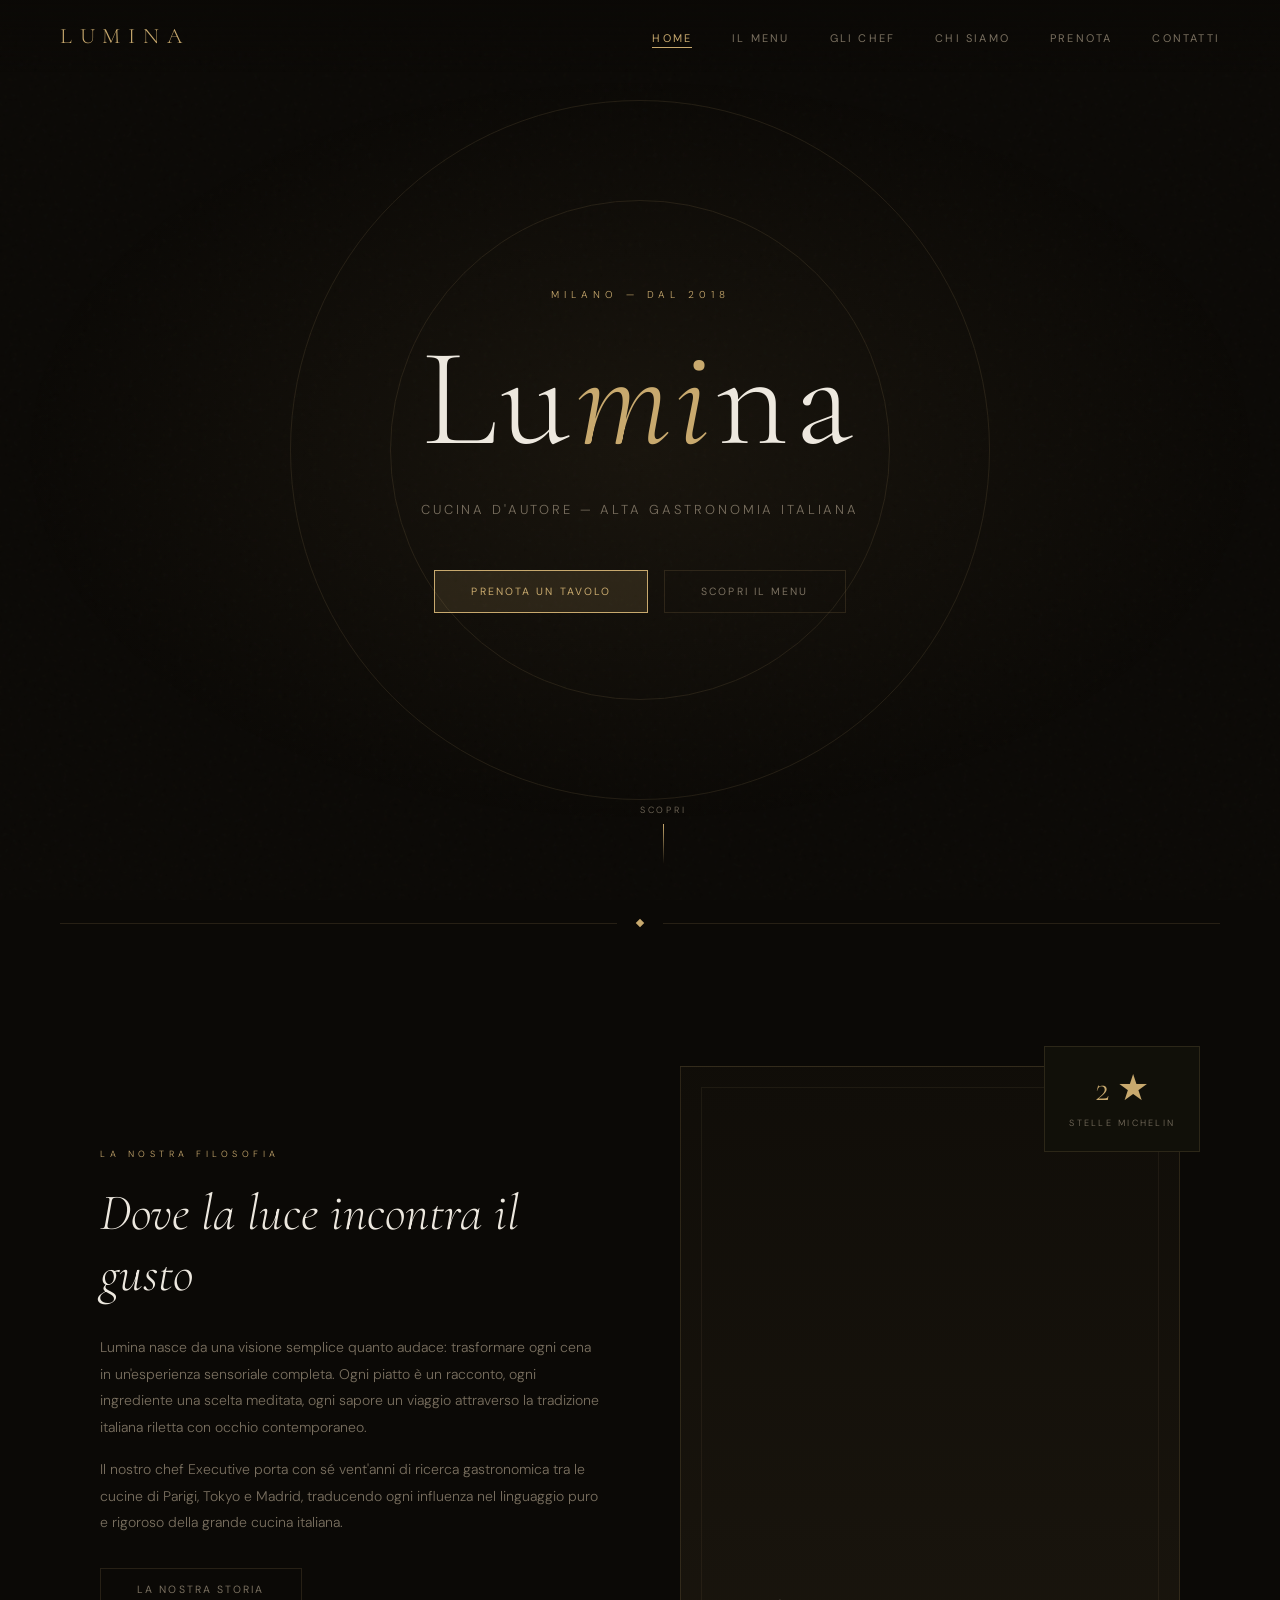
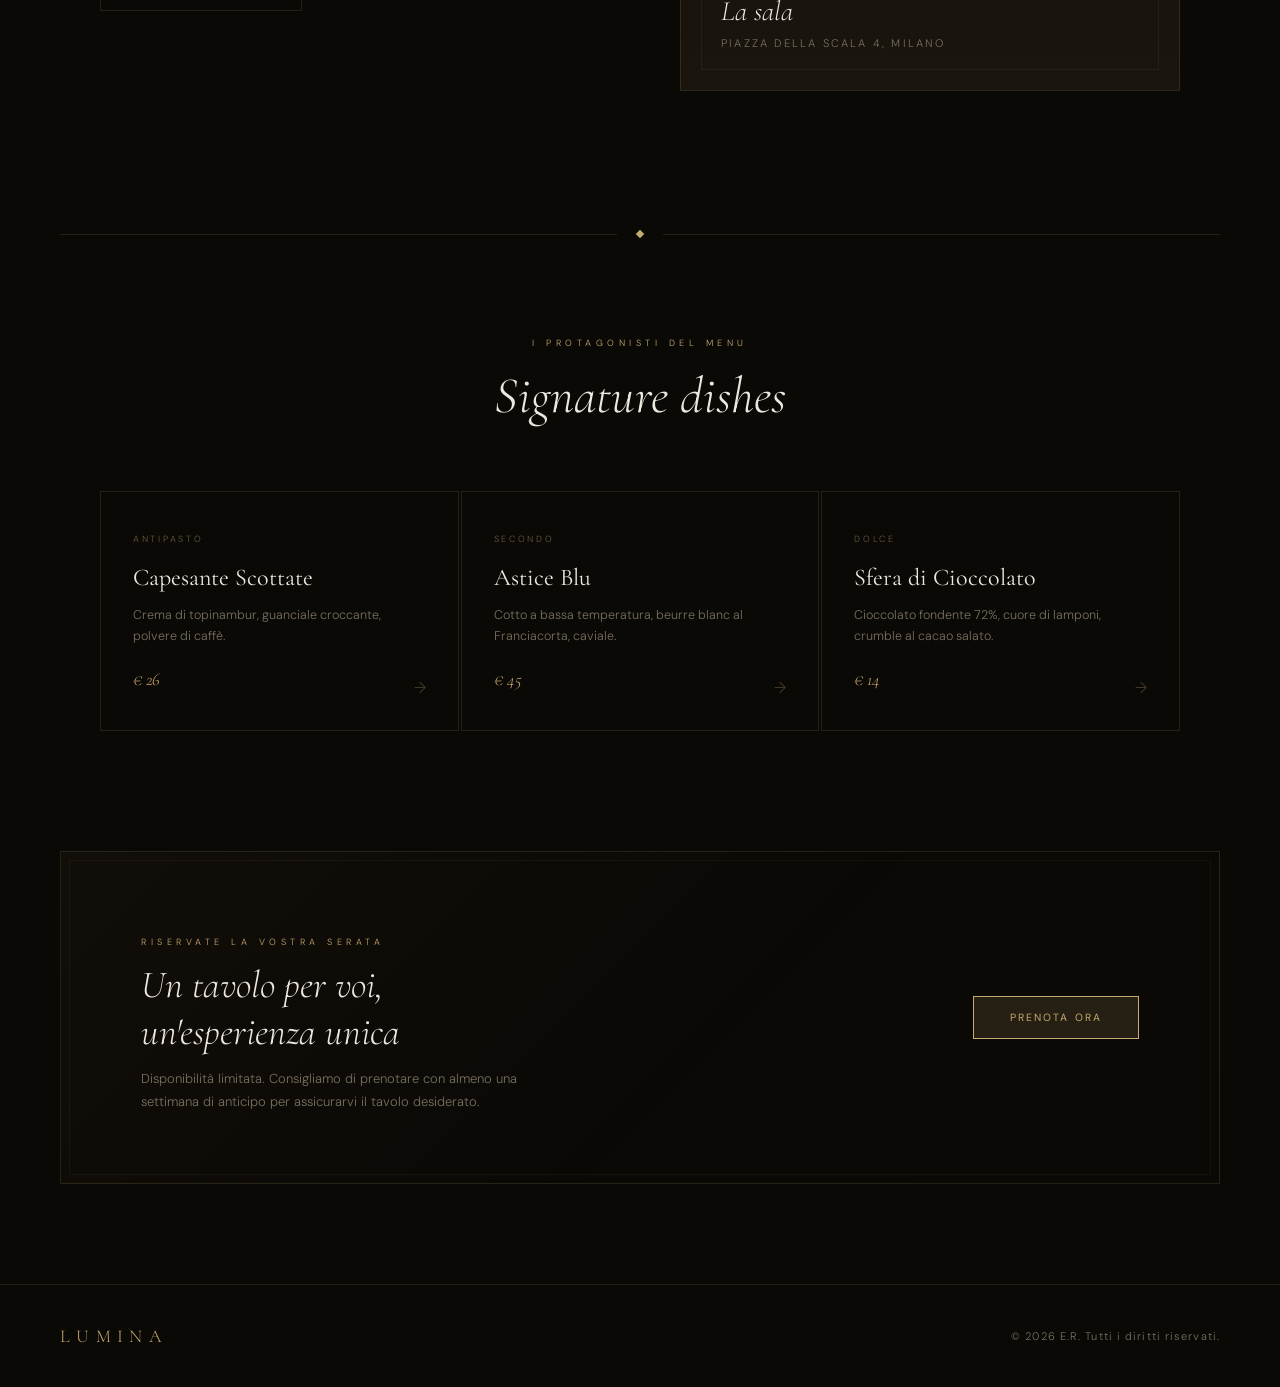
<file: index.html>
<!DOCTYPE html>
<html lang="it">
<head>
<meta charset="UTF-8">
<meta name="viewport" content="width=device-width, initial-scale=1.0">
<title>Lumina — Cucina d'Autore</title>
<link href="https://fonts.googleapis.com/css2?family=Cormorant+Garamond:ital,wght@0,300;0,400;0,600;1,300;1,400;1,600&family=DM+Sans:wght@300;400;500&display=swap" rel="stylesheet">
<style>
*,*::before,*::after{box-sizing:border-box;margin:0;padding:0}
:root{
  --bg:#0b0906;--bg2:#111009;
  --gold:#c8a96e;--gold-dim:rgba(200,169,110,0.14);
  --cream:#ede8df;--muted:#7a7060;
  --border:rgba(200,169,110,0.15);
  --serif:'Cormorant Garamond',Georgia,serif;
  --sans:'DM Sans',sans-serif;
}
html{scroll-behavior:smooth}
body{background:var(--bg);color:var(--cream);font-family:var(--sans);font-weight:300;overflow-x:hidden}
body::before{content:'';position:fixed;inset:0;background-image:url("data:image/svg+xml,%3Csvg viewBox='0 0 200 200' xmlns='http://www.w3.org/2000/svg'%3E%3Cfilter id='n'%3E%3CfeTurbulence type='fractalNoise' baseFrequency='0.9' numOctaves='4' stitchTiles='stitch'/%3E%3C/filter%3E%3Crect width='100%25' height='100%25' filter='url(%23n)' opacity='0.04'/%3E%3C/svg%3E");pointer-events:none;z-index:0;opacity:.5}

/* NAV */
nav{position:fixed;top:0;left:0;right:0;z-index:100;display:flex;align-items:center;justify-content:space-between;padding:0 60px;height:72px;background:linear-gradient(to bottom,rgba(11,9,6,.97) 0%,rgba(11,9,6,0) 100%)}
.nav-logo{font-family:var(--serif);font-size:22px;font-weight:300;letter-spacing:.35em;color:var(--gold);text-decoration:none;text-transform:uppercase}
.nav-links{display:flex;gap:40px;list-style:none}
.nav-links a{font-size:11px;letter-spacing:.2em;text-transform:uppercase;color:var(--muted);text-decoration:none;transition:color .3s;font-weight:400}
.nav-links a:hover,.nav-links a.active{color:var(--gold)}
.nav-links a.active{border-bottom:1px solid var(--gold);padding-bottom:2px}

/* HERO */
.hero{position:relative;height:100vh;display:flex;flex-direction:column;align-items:center;justify-content:center;text-align:center;z-index:1;overflow:hidden}
.hero-bg{position:absolute;inset:0;z-index:-1}
.hero-bg-gradient{position:absolute;inset:0;background:radial-gradient(ellipse 70% 60% at 50% 50%,rgba(200,169,110,.07) 0%,transparent 70%)}
.hero-bg-lines{position:absolute;inset:0;overflow:hidden;opacity:.12}
.hero-bg-lines::before,.hero-bg-lines::after{content:'';position:absolute;border-radius:50%;border:1px solid var(--gold)}
.hero-bg-lines::before{width:700px;height:700px;top:50%;left:50%;transform:translate(-50%,-50%)}
.hero-bg-lines::after{width:500px;height:500px;top:50%;left:50%;transform:translate(-50%,-50%)}

.hero-eyebrow{font-size:10px;letter-spacing:.5em;text-transform:uppercase;color:var(--gold);margin-bottom:28px;opacity:0;animation:fadeUp .8s .3s ease forwards}
.hero-title{font-family:var(--serif);font-size:clamp(72px,12vw,140px);font-weight:300;line-height:1;letter-spacing:.04em;color:var(--cream);margin-bottom:32px;opacity:0;animation:fadeUp .9s .5s ease forwards}
.hero-title em{font-style:italic;color:var(--gold)}
.hero-subtitle{font-size:13px;letter-spacing:.22em;text-transform:uppercase;color:var(--muted);margin-bottom:52px;opacity:0;animation:fadeUp .8s .7s ease forwards}
.hero-ctas{display:flex;gap:16px;opacity:0;animation:fadeUp .8s .9s ease forwards}
.btn-primary{font-size:10.5px;letter-spacing:.2em;text-transform:uppercase;padding:14px 36px;border:1px solid var(--gold);background:var(--gold-dim);color:var(--gold);text-decoration:none;transition:all .3s;font-weight:400;font-family:var(--sans)}
.btn-primary:hover{background:rgba(200,169,110,.28);border-color:var(--gold)}
.btn-ghost{font-size:10.5px;letter-spacing:.2em;text-transform:uppercase;padding:14px 36px;border:1px solid var(--border);background:transparent;color:var(--muted);text-decoration:none;transition:all .3s;font-weight:400;font-family:var(--sans)}
.btn-ghost:hover{color:var(--gold);border-color:rgba(200,169,110,.4)}
.hero-scroll{position:absolute;bottom:36px;left:50%;transform:translateX(-50%);display:flex;flex-direction:column;align-items:center;gap:8px;opacity:0;animation:fadeUp .8s 1.2s ease forwards}
.hero-scroll span{font-size:9px;letter-spacing:.3em;text-transform:uppercase;color:var(--muted)}
.scroll-line{width:1px;height:40px;background:linear-gradient(to bottom,var(--gold),transparent);animation:scrollPulse 2s 1.5s infinite}
@keyframes scrollPulse{0%,100%{opacity:.3;transform:scaleY(1)}50%{opacity:1;transform:scaleY(1.2)}}

/* INTRO */
.intro{position:relative;z-index:1;padding:120px 60px;display:grid;grid-template-columns:1fr 1fr;gap:80px;max-width:1200px;margin:0 auto;align-items:center}
.intro-text .label{font-size:9px;letter-spacing:.5em;text-transform:uppercase;color:var(--gold);margin-bottom:20px}
.intro-text h2{font-family:var(--serif);font-size:clamp(38px,4vw,54px);font-weight:300;font-style:italic;line-height:1.2;color:var(--cream);margin-bottom:28px}
.intro-text p{font-size:14px;line-height:1.9;color:var(--muted);margin-bottom:16px}
.intro-visual{position:relative}
.intro-frame{border:1px solid var(--border);padding:40px;aspect-ratio:4/5;display:flex;flex-direction:column;justify-content:flex-end;background:linear-gradient(180deg,rgba(200,169,110,.03) 0%,rgba(200,169,110,.08) 100%);position:relative;overflow:hidden}
.intro-frame::before{content:'';position:absolute;top:20px;right:20px;bottom:20px;left:20px;border:1px solid rgba(200,169,110,.08)}
.intro-frame-label{font-family:var(--serif);font-size:28px;font-style:italic;color:var(--cream);margin-bottom:8px}
.intro-frame-sub{font-size:11px;letter-spacing:.2em;text-transform:uppercase;color:var(--muted)}
.intro-stat{position:absolute;top:-20px;right:-20px;background:var(--bg2);border:1px solid var(--border);padding:20px 24px;text-align:center}
.intro-stat-num{font-family:var(--serif);font-size:36px;font-weight:300;color:var(--gold);display:block}
.intro-stat-label{font-size:9px;letter-spacing:.25em;text-transform:uppercase;color:var(--muted)}

/* SEPARATOR */
.sep{position:relative;z-index:1;display:flex;align-items:center;justify-content:center;gap:20px;padding:0 60px;margin:20px 0}
.sep-line{flex:1;height:1px;background:var(--border)}
.sep-diamond{width:6px;height:6px;background:var(--gold);transform:rotate(45deg);flex-shrink:0}

/* FEATURED DISHES */
.dishes{position:relative;z-index:1;padding:80px 60px 120px;max-width:1200px;margin:0 auto}
.section-header{text-align:center;margin-bottom:64px}
.section-header .label{font-size:9px;letter-spacing:.5em;text-transform:uppercase;color:var(--gold);margin-bottom:16px}
.section-header h2{font-family:var(--serif);font-size:clamp(36px,4vw,52px);font-weight:300;font-style:italic;color:var(--cream)}
.dishes-grid{display:grid;grid-template-columns:repeat(3,1fr);gap:2px}
.dish-card{padding:40px 32px;border:1px solid var(--border);position:relative;transition:background .3s,border-color .3s;text-decoration:none;display:block}
.dish-card:hover{background:rgba(200,169,110,.04);border-color:rgba(200,169,110,.3)}
.dish-card .cat{font-size:9px;letter-spacing:.3em;text-transform:uppercase;color:rgba(200,169,110,.5);margin-bottom:16px}
.dish-card h3{font-family:var(--serif);font-size:24px;font-weight:400;color:var(--cream);margin-bottom:12px;line-height:1.2}
.dish-card p{font-size:12.5px;line-height:1.75;color:var(--muted);margin-bottom:20px}
.dish-card .price{font-family:var(--serif);font-size:18px;font-style:italic;color:var(--gold)}
.dish-card::after{content:'→';position:absolute;bottom:32px;right:32px;font-size:16px;color:rgba(200,169,110,.3);transition:all .3s}
.dish-card:hover::after{color:var(--gold);transform:translateX(4px)}

/* RESERVATION BAND */
.res-band{position:relative;z-index:1;margin:0 60px;border:1px solid var(--border);padding:70px 80px;display:flex;align-items:center;justify-content:space-between;gap:40px;background:linear-gradient(135deg,rgba(200,169,110,.04) 0%,transparent 60%)}
.res-band::before{content:'';position:absolute;inset:8px;border:1px solid rgba(200,169,110,.06);pointer-events:none}
.res-band-text .label{font-size:9px;letter-spacing:.5em;text-transform:uppercase;color:var(--gold);margin-bottom:12px}
.res-band-text h2{font-family:var(--serif);font-size:clamp(32px,3vw,46px);font-weight:300;font-style:italic;color:var(--cream);line-height:1.2}
.res-band-text p{font-size:13px;color:var(--muted);margin-top:12px;max-width:380px;line-height:1.8}

/* FOOTER */
footer{position:relative;z-index:1;border-top:1px solid var(--border);padding:40px 60px;display:flex;align-items:center;justify-content:space-between;margin-top:100px}
.footer-logo{font-family:var(--serif);font-size:18px;font-weight:300;letter-spacing:.35em;color:var(--gold);text-transform:uppercase}
.footer-copy{font-size:11px;color:var(--muted);letter-spacing:.1em}

@keyframes fadeUp{from{opacity:0;transform:translateY(16px)}to{opacity:1;transform:translateY(0)}}
@media(max-width:900px){
  nav{padding:0 24px}.nav-links{gap:20px}
  .intro{grid-template-columns:1fr;padding:80px 24px;gap:40px}
  .intro-visual{display:none}
  .dishes{padding:60px 24px}.dishes-grid{grid-template-columns:1fr}
  .res-band{flex-direction:column;text-align:center;margin:0 24px;padding:48px 32px}
  footer{padding:32px 24px;flex-direction:column;gap:12px;text-align:center}
  .sep{padding:0 24px}
  .hero-ctas{flex-direction:column;align-items:center}
}
</style>
</head>
<body>

<nav>
  <a href="index.html" class="nav-logo">Lumina</a>
  <ul class="nav-links">
    <li><a href="index.html" class="active">Home</a></li>
    <li><a href="lumina-menu.html">Il Menu</a></li>
    <li><a href="chef.html">Gli Chef</a></li>
    <li><a href="chi-siamo.html">Chi Siamo</a></li>
    <li><a href="prenotazioni.html">Prenota</a></li>
    <li><a href="contatti.html">Contatti</a></li>
  </ul>
</nav>

<section class="hero">
  <div class="hero-bg">
    <div class="hero-bg-gradient"></div>
    <div class="hero-bg-lines"></div>
  </div>
  <p class="hero-eyebrow">Milano — Dal 2018</p>
  <h1 class="hero-title">Lu<em>mi</em>na</h1>
  <p class="hero-subtitle">Cucina d'autore — Alta gastronomia italiana</p>
  <div class="hero-ctas">
    <a href="prenotazioni.html" class="btn-primary">Prenota un Tavolo</a>
    <a href="lumina-menu.html" class="btn-ghost">Scopri il Menu</a>
  </div>
  <div class="hero-scroll">
    <span>Scopri</span>
    <div class="scroll-line"></div>
  </div>
</section>

<div class="sep"><div class="sep-line"></div><div class="sep-diamond"></div><div class="sep-line"></div></div>

<section class="intro">
  <div class="intro-text">
    <p class="label">La nostra filosofia</p>
    <h2>Dove la luce incontra il gusto</h2>
    <p>Lumina nasce da una visione semplice quanto audace: trasformare ogni cena in un'esperienza sensoriale completa. Ogni piatto è un racconto, ogni ingrediente una scelta meditata, ogni sapore un viaggio attraverso la tradizione italiana riletta con occhio contemporaneo.</p>
    <p>Il nostro chef Executive porta con sé vent'anni di ricerca gastronomica tra le cucine di Parigi, Tokyo e Madrid, traducendo ogni influenza nel linguaggio puro e rigoroso della grande cucina italiana.</p>
    <a href="chi-siamo.html" class="btn-ghost" style="display:inline-block;margin-top:16px">La nostra storia</a>
  </div>
  <div class="intro-visual">
    <div class="intro-frame">
      <div class="intro-frame-label">La sala</div>
      <div class="intro-frame-sub">Piazza della Scala 4, Milano</div>
    </div>
    <div class="intro-stat">
      <span class="intro-stat-num">2 ★</span>
      <span class="intro-stat-label">Stelle Michelin</span>
    </div>
  </div>
</section>

<div class="sep"><div class="sep-line"></div><div class="sep-diamond"></div><div class="sep-line"></div></div>

<section class="dishes">
  <div class="section-header">
    <p class="label">I protagonisti del menu</p>
    <h2>Signature dishes</h2>
  </div>
  <div class="dishes-grid">
    <a href="lumina-menu.html" class="dish-card" style="animation-delay:.1s">
      <p class="cat">Antipasto</p>
      <h3>Capesante Scottate</h3>
      <p>Crema di topinambur, guanciale croccante, polvere di caffè.</p>
      <span class="price">€ 26</span>
    </a>
    <a href="lumina-menu.html" class="dish-card" style="animation-delay:.2s">
      <p class="cat">Secondo</p>
      <h3>Astice Blu</h3>
      <p>Cotto a bassa temperatura, beurre blanc al Franciacorta, caviale.</p>
      <span class="price">€ 45</span>
    </a>
    <a href="lumina-menu.html" class="dish-card" style="animation-delay:.3s">
      <p class="cat">Dolce</p>
      <h3>Sfera di Cioccolato</h3>
      <p>Cioccolato fondente 72%, cuore di lamponi, crumble al cacao salato.</p>
      <span class="price">€ 14</span>
    </a>
  </div>
</section>

<div class="res-band">
  <div class="res-band-text">
    <p class="label">Riservate la vostra serata</p>
    <h2>Un tavolo per voi,<br>un'esperienza unica</h2>
    <p>Disponibilità limitata. Consigliamo di prenotare con almeno una settimana di anticipo per assicurarvi il tavolo desiderato.</p>
  </div>
  <a href="prenotazioni.html" class="btn-primary">Prenota Ora</a>
</div>

<footer>
  <span class="footer-logo">Lumina</span>
  <span class="footer-copy">© 2026 E.R. Tutti i diritti riservati.</span>
</footer>

</body>
</html>
</file>
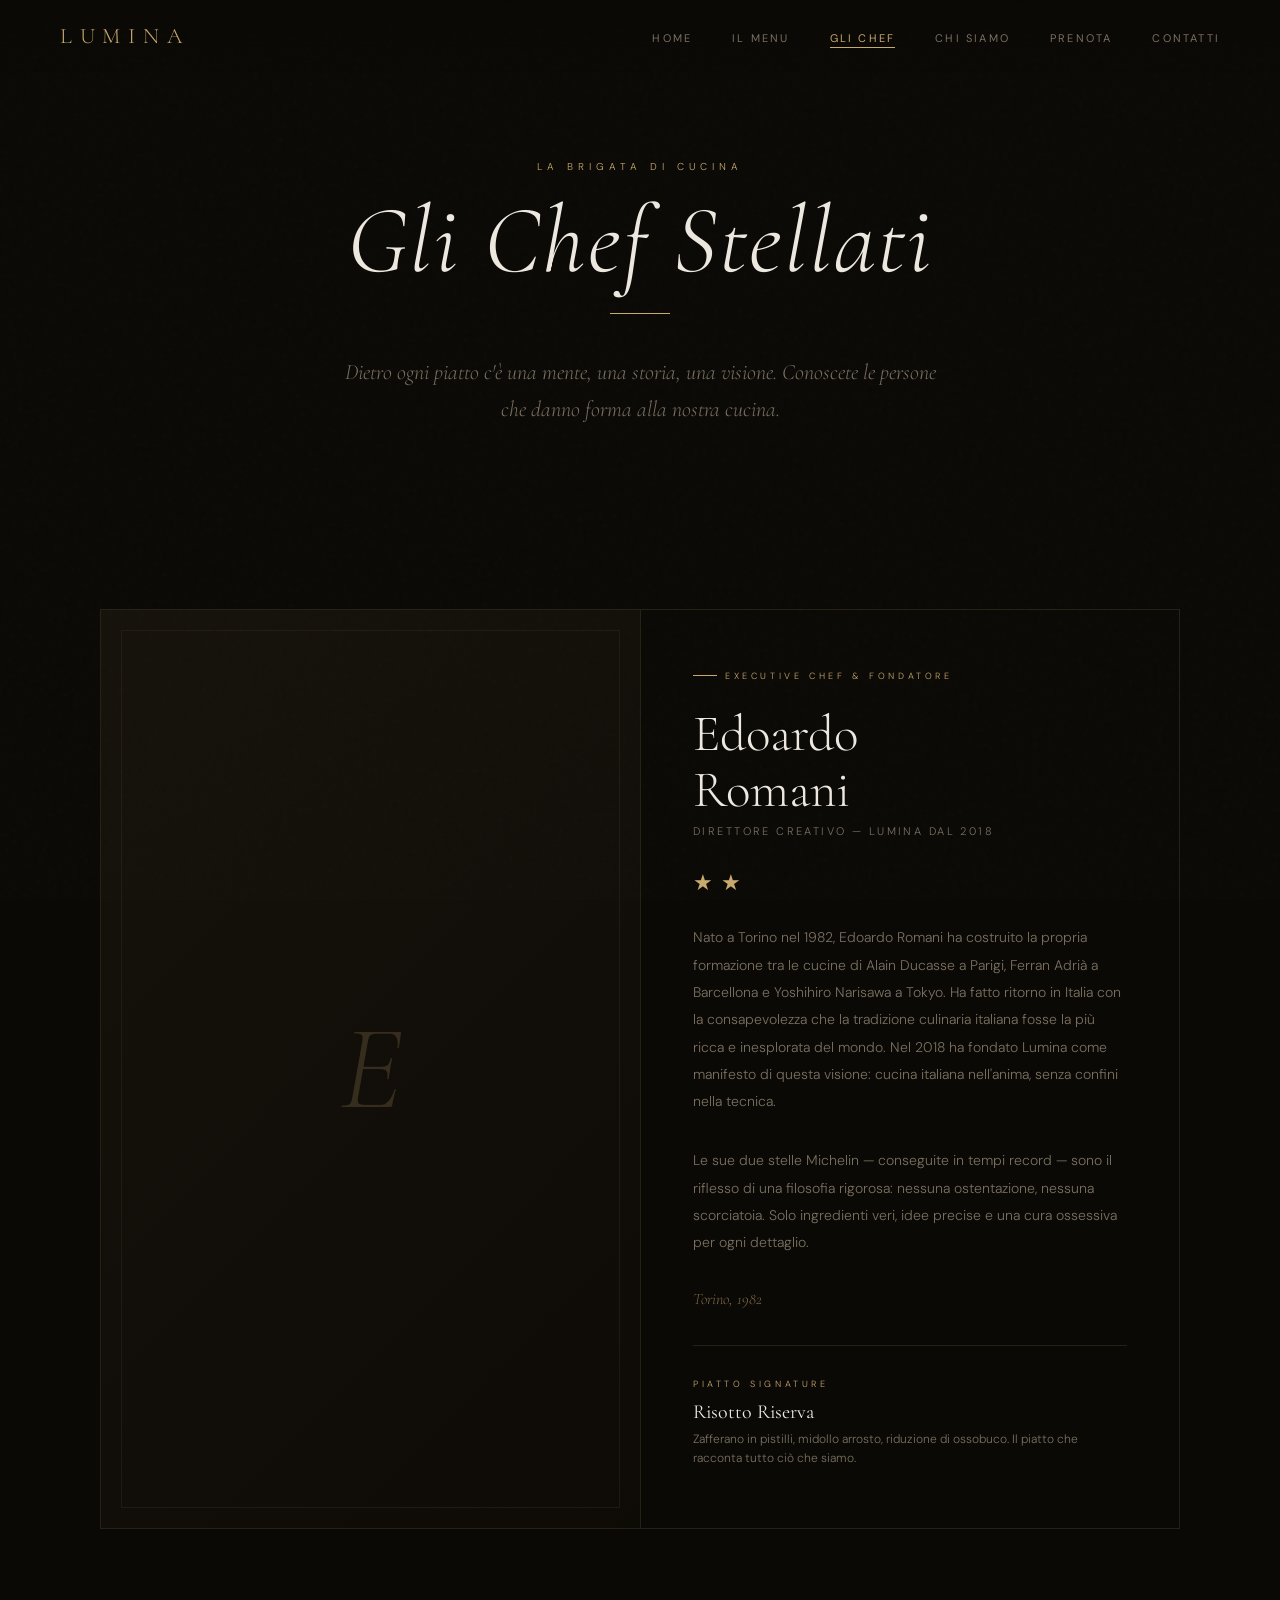
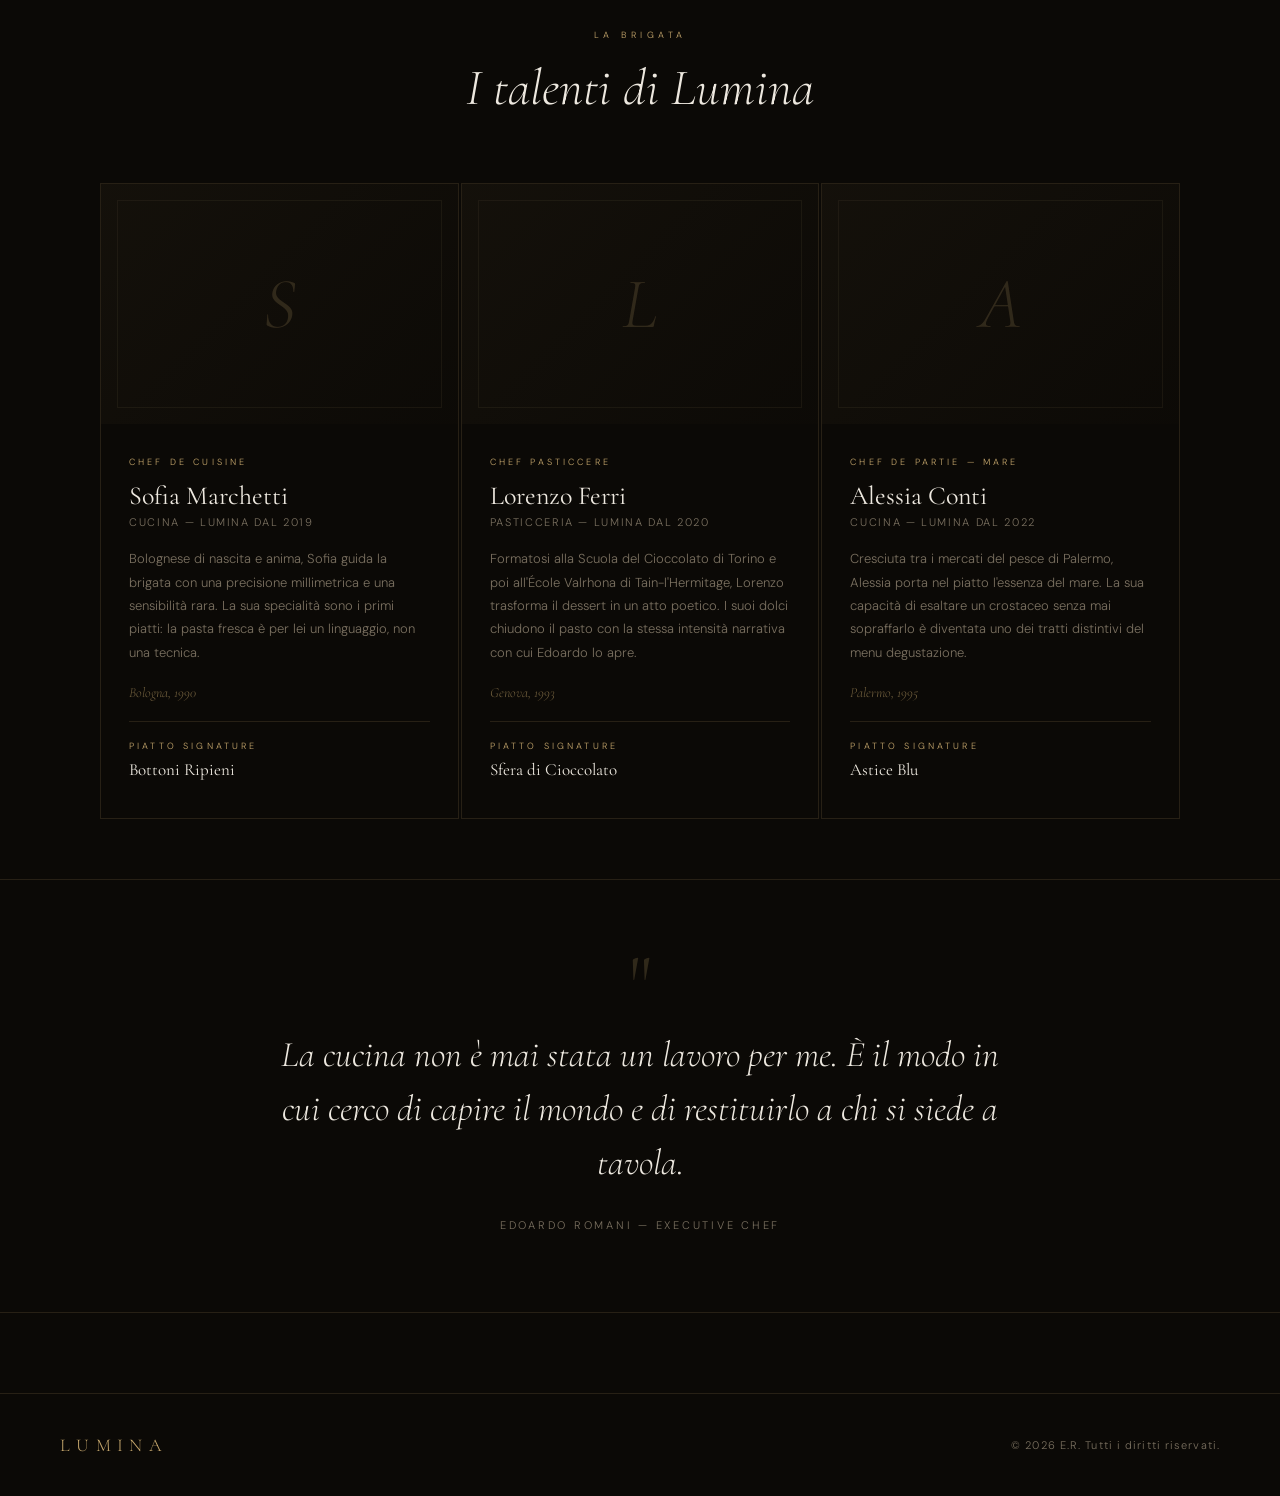
<file: chef.html>
<!DOCTYPE html>
<html lang="it">
<head>
<meta charset="UTF-8">
<meta name="viewport" content="width=device-width, initial-scale=1.0">
<title>Gli Chef | Lumina</title>
<link href="https://fonts.googleapis.com/css2?family=Cormorant+Garamond:ital,wght@0,300;0,400;0,600;1,300;1,400;1,600&family=DM+Sans:wght@300;400;500&display=swap" rel="stylesheet">
<style>
*,*::before,*::after{box-sizing:border-box;margin:0;padding:0}
:root{
  --bg:#0b0906;--bg2:#111009;
  --gold:#c8a96e;--gold-dim:rgba(200,169,110,0.14);
  --cream:#ede8df;--muted:#7a7060;
  --border:rgba(200,169,110,0.15);
  --serif:'Cormorant Garamond',Georgia,serif;
  --sans:'DM Sans',sans-serif;
}
html{scroll-behavior:smooth}
body{background:var(--bg);color:var(--cream);font-family:var(--sans);font-weight:300;overflow-x:hidden}
body::before{content:'';position:fixed;inset:0;background-image:url("data:image/svg+xml,%3Csvg viewBox='0 0 200 200' xmlns='http://www.w3.org/2000/svg'%3E%3Cfilter id='n'%3E%3CfeTurbulence type='fractalNoise' baseFrequency='0.9' numOctaves='4' stitchTiles='stitch'/%3E%3C/filter%3E%3Crect width='100%25' height='100%25' filter='url(%23n)' opacity='0.04'/%3E%3C/svg%3E");pointer-events:none;z-index:0;opacity:.5}

nav{position:fixed;top:0;left:0;right:0;z-index:100;display:flex;align-items:center;justify-content:space-between;padding:0 60px;height:72px;background:linear-gradient(to bottom,rgba(11,9,6,.97) 0%,rgba(11,9,6,0) 100%)}
.nav-logo{font-family:var(--serif);font-size:22px;font-weight:300;letter-spacing:.35em;color:var(--gold);text-decoration:none;text-transform:uppercase}
.nav-links{display:flex;gap:40px;list-style:none}
.nav-links a{font-size:11px;letter-spacing:.2em;text-transform:uppercase;color:var(--muted);text-decoration:none;transition:color .3s;font-weight:400}
.nav-links a:hover,.nav-links a.active{color:var(--gold)}
.nav-links a.active{border-bottom:1px solid var(--gold);padding-bottom:2px}

.hero{position:relative;z-index:1;padding-top:160px;padding-bottom:80px;text-align:center}
.hero-eyebrow{font-size:10px;letter-spacing:.5em;text-transform:uppercase;color:var(--gold);margin-bottom:20px;opacity:0;animation:fadeUp .8s .2s ease forwards}
.hero-title{font-family:var(--serif);font-size:clamp(52px,8vw,96px);font-weight:300;font-style:italic;line-height:1;color:var(--cream);letter-spacing:.02em;margin-bottom:24px;opacity:0;animation:fadeUp .8s .4s ease forwards}
.hero-rule{width:60px;height:1px;background:var(--gold);margin:0 auto 40px;opacity:0;animation:fadeUp .8s .6s ease forwards}
.hero-lead{font-family:var(--serif);font-size:22px;font-style:italic;color:var(--muted);max-width:600px;margin:0 auto;line-height:1.7;opacity:0;animation:fadeUp .8s .8s ease forwards}

/* CHEF LEAD — executive chef, full width */
.chef-lead{position:relative;z-index:1;max-width:1200px;margin:100px auto 0;padding:0 60px}
.chef-lead-inner{display:grid;grid-template-columns:1fr 1fr;gap:0;border:1px solid var(--border)}
.chef-lead-portrait{position:relative;background:linear-gradient(135deg,rgba(200,169,110,.06) 0%,rgba(200,169,110,.02) 100%);display:flex;align-items:center;justify-content:center;min-height:480px;overflow:hidden}
.chef-lead-portrait::before{content:'';position:absolute;inset:20px;border:1px solid rgba(200,169,110,.08)}
.portrait-initial{font-family:var(--serif);font-size:120px;font-weight:300;font-style:italic;color:rgba(200,169,110,.2);user-select:none}
.chef-lead-info{padding:60px 52px;display:flex;flex-direction:column;justify-content:center;border-left:1px solid var(--border)}
.chef-tag{display:inline-flex;align-items:center;gap:8px;margin-bottom:24px}
.chef-tag-line{width:24px;height:1px;background:var(--gold)}
.chef-tag-text{font-size:9px;letter-spacing:.4em;text-transform:uppercase;color:var(--gold)}
.chef-name{font-family:var(--serif);font-size:clamp(38px,4vw,54px);font-weight:300;color:var(--cream);margin-bottom:6px;line-height:1.1}
.chef-role{font-size:11px;letter-spacing:.22em;text-transform:uppercase;color:var(--muted);margin-bottom:32px}
.chef-stars{display:flex;gap:8px;margin-bottom:28px}
.star{font-family:var(--serif);font-size:22px;color:var(--gold)}
.chef-bio{font-size:14px;line-height:1.95;color:var(--muted);margin-bottom:32px}
.chef-origin{font-family:var(--serif);font-size:16px;font-style:italic;color:rgba(200,169,110,.6)}
.chef-signature-dish{margin-top:36px;padding-top:32px;border-top:1px solid var(--border)}
.dish-label{font-size:9px;letter-spacing:.4em;text-transform:uppercase;color:var(--gold);margin-bottom:10px}
.dish-name{font-family:var(--serif);font-size:20px;font-weight:400;color:var(--cream);margin-bottom:6px}
.dish-desc{font-size:12px;color:var(--muted);line-height:1.6}

/* SUPPORTING CHEFS */
.chefs-section{position:relative;z-index:1;padding:100px 60px 60px;max-width:1200px;margin:0 auto}
.section-header{text-align:center;margin-bottom:64px}
.section-header .label{font-size:9px;letter-spacing:.5em;text-transform:uppercase;color:var(--gold);margin-bottom:16px}
.section-header h2{font-family:var(--serif);font-size:clamp(36px,4vw,52px);font-weight:300;font-style:italic;color:var(--cream)}
.chefs-grid{display:grid;grid-template-columns:repeat(3,1fr);gap:2px}
.chef-card{border:1px solid var(--border);overflow:hidden;transition:border-color .3s}
.chef-card:hover{border-color:rgba(200,169,110,.35)}
.chef-card-portrait{height:240px;display:flex;align-items:center;justify-content:center;background:linear-gradient(135deg,rgba(200,169,110,.05) 0%,rgba(200,169,110,.01) 100%);position:relative;overflow:hidden;transition:background .4s}
.chef-card:hover .chef-card-portrait{background:linear-gradient(135deg,rgba(200,169,110,.09) 0%,rgba(200,169,110,.03) 100%)}
.chef-card-portrait::after{content:'';position:absolute;inset:16px;border:1px solid rgba(200,169,110,.07)}
.card-initial{font-family:var(--serif);font-size:72px;font-weight:300;font-style:italic;color:rgba(200,169,110,.18);user-select:none}
.chef-card-body{padding:32px 28px}
.chef-card-tag{font-size:9px;letter-spacing:.35em;text-transform:uppercase;color:var(--gold);margin-bottom:12px}
.chef-card-name{font-family:var(--serif);font-size:26px;font-weight:400;color:var(--cream);margin-bottom:4px;line-height:1.2}
.chef-card-role{font-size:11px;letter-spacing:.15em;text-transform:uppercase;color:var(--muted);margin-bottom:18px}
.chef-card-bio{font-size:13px;line-height:1.8;color:var(--muted);margin-bottom:20px}
.chef-card-origin{font-family:var(--serif);font-size:14px;font-style:italic;color:rgba(200,169,110,.55)}
.chef-card-dish{margin-top:20px;padding-top:18px;border-top:1px solid var(--border)}
.chef-card-dish .dish-label{font-size:9px;letter-spacing:.35em;text-transform:uppercase;color:var(--gold);margin-bottom:7px}
.chef-card-dish .dish-name{font-family:var(--serif);font-size:17px;color:var(--cream)}

/* PHILOSOPHY QUOTE */
.quote-band{position:relative;z-index:1;text-align:center;padding:80px 60px;border-top:1px solid var(--border);border-bottom:1px solid var(--border)}
.quote-mark{font-family:var(--serif);font-size:80px;line-height:.6;color:rgba(200,169,110,.2);margin-bottom:20px;display:block}
.quote-text{font-family:var(--serif);font-size:clamp(22px,3vw,36px);font-weight:300;font-style:italic;color:var(--cream);max-width:760px;margin:0 auto 28px;line-height:1.5}
.quote-author{font-size:11px;letter-spacing:.25em;text-transform:uppercase;color:var(--muted)}

footer{position:relative;z-index:1;border-top:1px solid var(--border);padding:40px 60px;display:flex;align-items:center;justify-content:space-between;margin-top:80px}
.footer-logo{font-family:var(--serif);font-size:18px;font-weight:300;letter-spacing:.35em;color:var(--gold);text-transform:uppercase}
.footer-copy{font-size:11px;color:var(--muted);letter-spacing:.1em}

@keyframes fadeUp{from{opacity:0;transform:translateY(16px)}to{opacity:1;transform:translateY(0)}}
@media(max-width:900px){
  nav{padding:0 24px}.nav-links{gap:16px}
  .chef-lead{padding:0 16px;margin-top:60px}
  .chef-lead-inner{grid-template-columns:1fr}
  .chef-lead-portrait{min-height:220px}
  .chef-lead-info{padding:36px 28px;border-left:none;border-top:1px solid var(--border)}
  .chefs-section{padding:60px 16px}
  .chefs-grid{grid-template-columns:1fr}
  .quote-band{padding:60px 24px}
  footer{padding:32px 24px;flex-direction:column;gap:12px;text-align:center}
}
</style>
</head>
<body>

<nav>
  <a href="index.html" class="nav-logo">Lumina</a>
  <ul class="nav-links">
    <li><a href="index.html">Home</a></li>
    <li><a href="lumina-menu.html">Il Menu</a></li>
    <li><a href="chef.html" class="active">Gli Chef</a></li>
    <li><a href="chi-siamo.html">Chi Siamo</a></li>
    <li><a href="prenotazioni.html">Prenota</a></li>
    <li><a href="contatti.html">Contatti</a></li>
  </ul>
</nav>

<div class="hero">
  <p class="hero-eyebrow">La brigata di cucina</p>
  <h1 class="hero-title">Gli Chef Stellati</h1>
  <div class="hero-rule"></div>
  <p class="hero-lead">Dietro ogni piatto c'è una mente, una storia, una visione. Conoscete le persone che danno forma alla nostra cucina.</p>
</div>

<div class="chef-lead">
  <div class="chef-lead-inner">
    <div class="chef-lead-portrait">
      <span class="portrait-initial">E</span>
    </div>
    <div class="chef-lead-info">
      <div class="chef-tag">
        <div class="chef-tag-line"></div>
        <span class="chef-tag-text">Executive Chef &amp; Fondatore</span>
      </div>
      <h2 class="chef-name">Edoardo<br>Romani</h2>
      <p class="chef-role">Direttore Creativo — Lumina dal 2018</p>
      <div class="chef-stars">
        <span class="star">★</span>
        <span class="star">★</span>
      </div>
      <p class="chef-bio">Nato a Torino nel 1982, Edoardo Romani ha costruito la propria formazione tra le cucine di Alain Ducasse a Parigi, Ferran Adrià a Barcellona e Yoshihiro Narisawa a Tokyo. Ha fatto ritorno in Italia con la consapevolezza che la tradizione culinaria italiana fosse la più ricca e inesplorata del mondo. Nel 2018 ha fondato Lumina come manifesto di questa visione: cucina italiana nell'anima, senza confini nella tecnica.</p>
      <p class="chef-bio">Le sue due stelle Michelin — conseguite in tempi record — sono il riflesso di una filosofia rigorosa: nessuna ostentazione, nessuna scorciatoia. Solo ingredienti veri, idee precise e una cura ossessiva per ogni dettaglio.</p>
      <p class="chef-origin">Torino, 1982</p>
      <div class="chef-signature-dish">
        <p class="dish-label">Piatto signature</p>
        <p class="dish-name">Risotto Riserva</p>
        <p class="dish-desc">Zafferano in pistilli, midollo arrosto, riduzione di ossobuco. Il piatto che racconta tutto ciò che siamo.</p>
      </div>
    </div>
  </div>
</div>

<section class="chefs-section">
  <div class="section-header">
    <p class="label">La brigata</p>
    <h2>I talenti di Lumina</h2>
  </div>
  <div class="chefs-grid">

    <div class="chef-card">
      <div class="chef-card-portrait">
        <span class="card-initial">S</span>
      </div>
      <div class="chef-card-body">
        <p class="chef-card-tag">Chef de Cuisine</p>
        <h3 class="chef-card-name">Sofia Marchetti</h3>
        <p class="chef-card-role">Cucina — Lumina dal 2019</p>
        <p class="chef-card-bio">Bolognese di nascita e anima, Sofia guida la brigata con una precisione millimetrica e una sensibilità rara. La sua specialità sono i primi piatti: la pasta fresca è per lei un linguaggio, non una tecnica.</p>
        <p class="chef-card-origin">Bologna, 1990</p>
        <div class="chef-card-dish">
          <p class="dish-label">Piatto signature</p>
          <p class="dish-name">Bottoni Ripieni</p>
        </div>
      </div>
    </div>

    <div class="chef-card">
      <div class="chef-card-portrait">
        <span class="card-initial">L</span>
      </div>
      <div class="chef-card-body">
        <p class="chef-card-tag">Chef Pasticcere</p>
        <h3 class="chef-card-name">Lorenzo Ferri</h3>
        <p class="chef-card-role">Pasticceria — Lumina dal 2020</p>
        <p class="chef-card-bio">Formatosi alla Scuola del Cioccolato di Torino e poi all'École Valrhona di Tain-l'Hermitage, Lorenzo trasforma il dessert in un atto poetico. I suoi dolci chiudono il pasto con la stessa intensità narrativa con cui Edoardo lo apre.</p>
        <p class="chef-card-origin">Genova, 1993</p>
        <div class="chef-card-dish">
          <p class="dish-label">Piatto signature</p>
          <p class="dish-name">Sfera di Cioccolato</p>
        </div>
      </div>
    </div>

    <div class="chef-card">
      <div class="chef-card-portrait">
        <span class="card-initial">A</span>
      </div>
      <div class="chef-card-body">
        <p class="chef-card-tag">Chef de Partie — Mare</p>
        <h3 class="chef-card-name">Alessia Conti</h3>
        <p class="chef-card-role">Cucina — Lumina dal 2022</p>
        <p class="chef-card-bio">Cresciuta tra i mercati del pesce di Palermo, Alessia porta nel piatto l'essenza del mare. La sua capacità di esaltare un crostaceo senza mai sopraffarlo è diventata uno dei tratti distintivi del menu degustazione.</p>
        <p class="chef-card-origin">Palermo, 1995</p>
        <div class="chef-card-dish">
          <p class="dish-label">Piatto signature</p>
          <p class="dish-name">Astice Blu</p>
        </div>
      </div>
    </div>

  </div>
</section>

<div class="quote-band">
  <span class="quote-mark">"</span>
  <p class="quote-text">La cucina non è mai stata un lavoro per me. È il modo in cui cerco di capire il mondo e di restituirlo a chi si siede a tavola.</p>
  <p class="quote-author">Edoardo Romani — Executive Chef</p>
</div>

<footer>
  <span class="footer-logo">Lumina</span>
  <span class="footer-copy">© 2026 E.R. Tutti i diritti riservati.</span>
</footer>

</body>
</html>
</file>
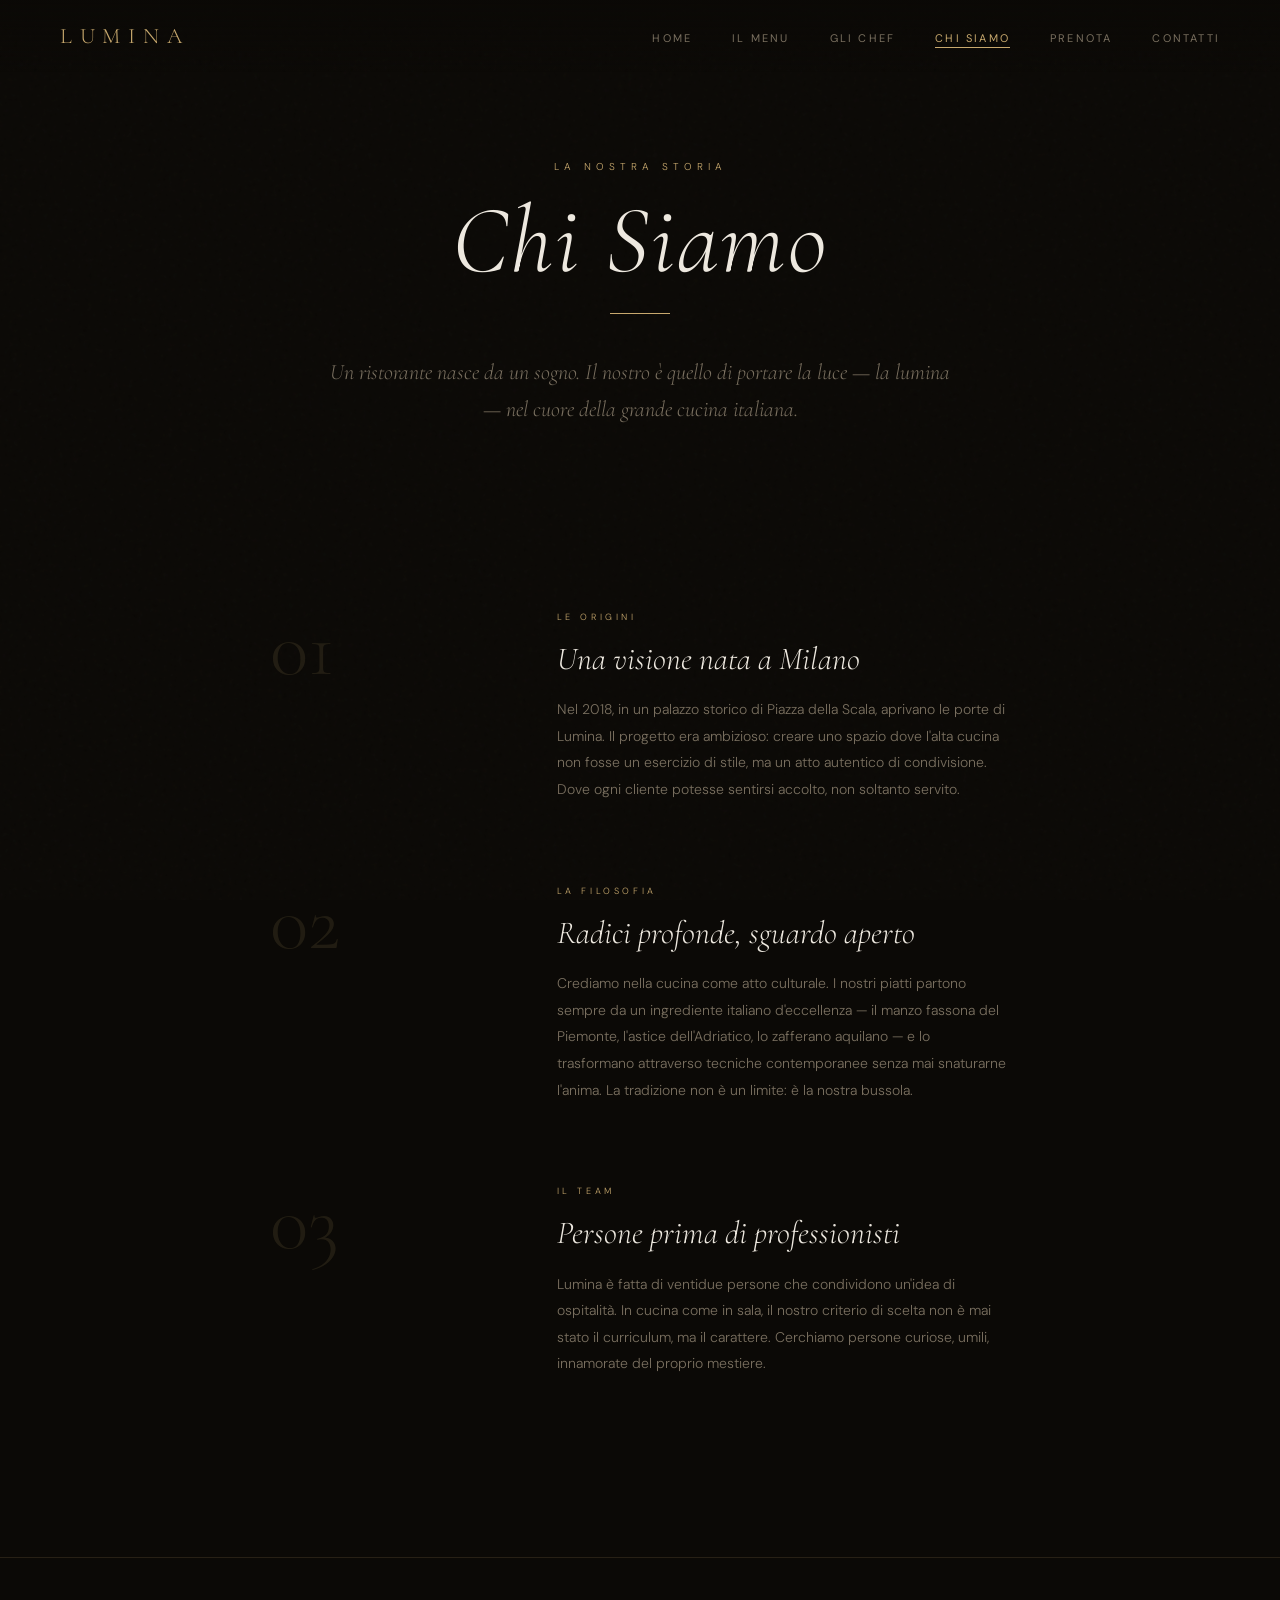
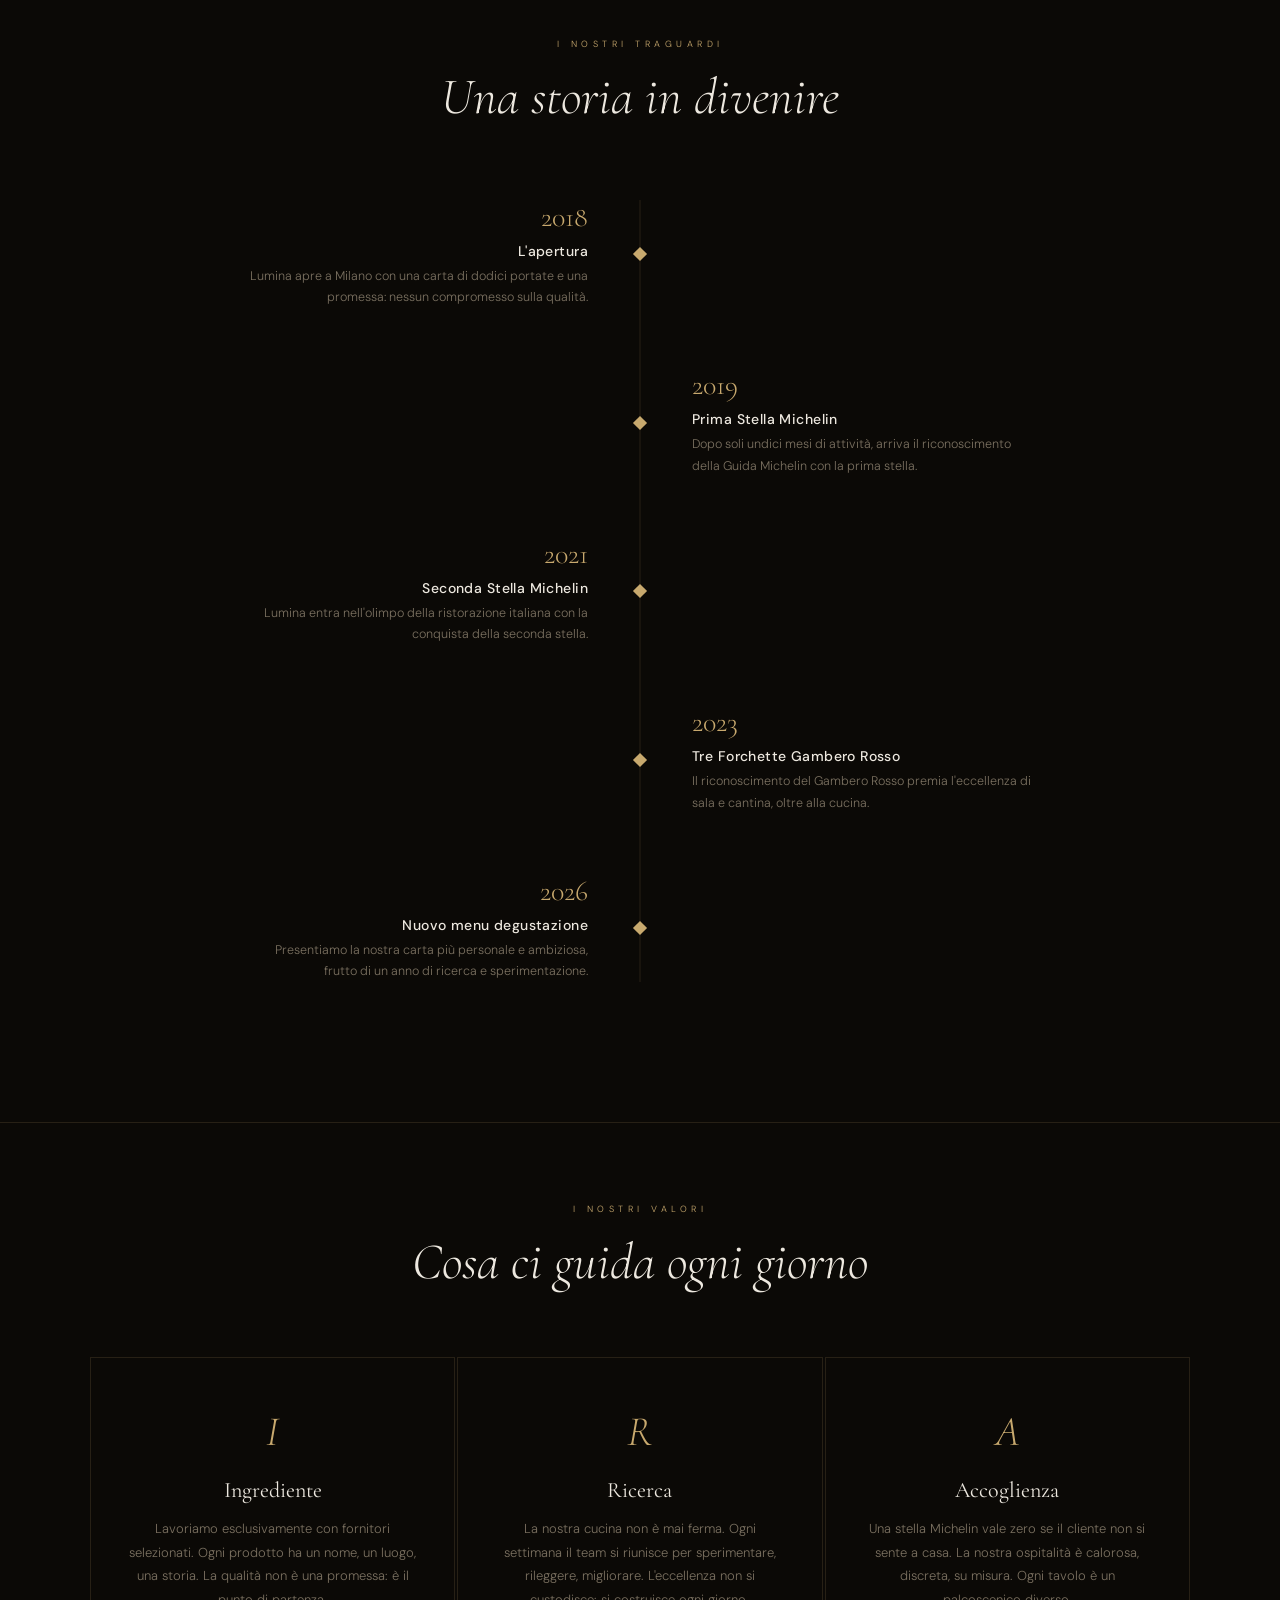
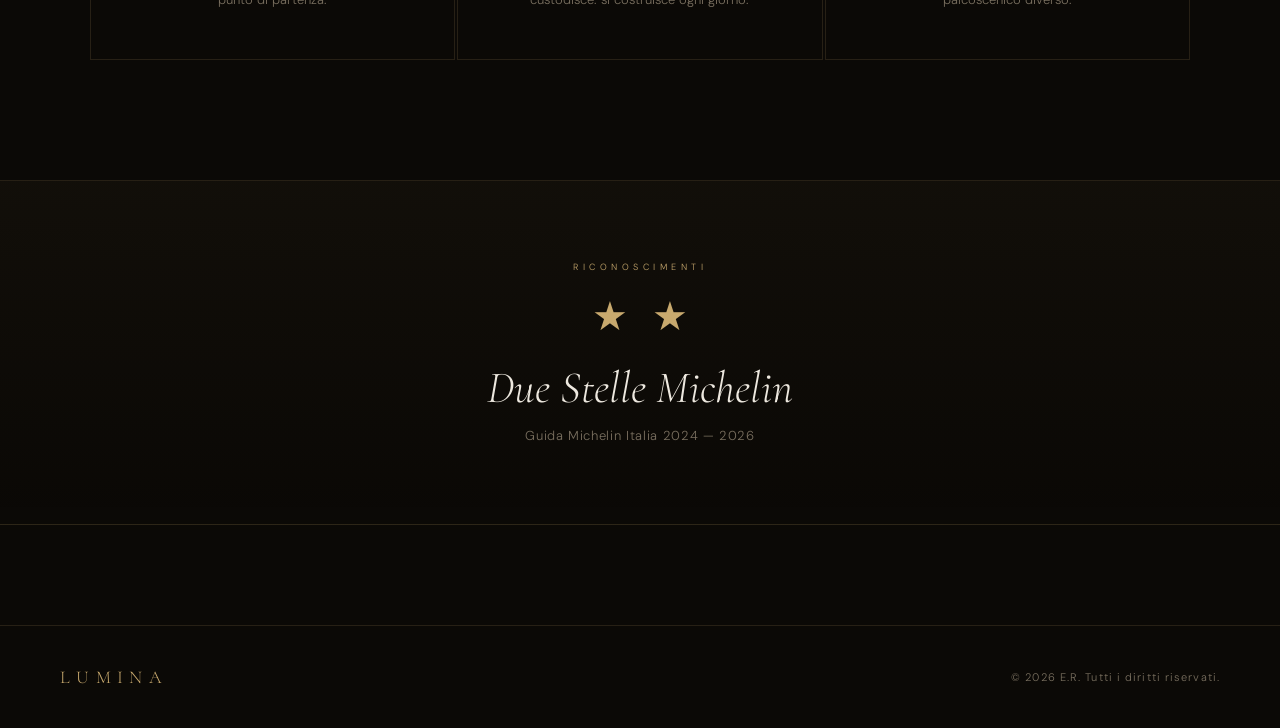
<file: chi-siamo.html>
<!DOCTYPE html>
<html lang="it">
<head>
<meta charset="UTF-8">
<meta name="viewport" content="width=device-width, initial-scale=1.0">
<title>Chi Siamo | Lumina</title>
<link href="https://fonts.googleapis.com/css2?family=Cormorant+Garamond:ital,wght@0,300;0,400;0,600;1,300;1,400;1,600&family=DM+Sans:wght@300;400;500&display=swap" rel="stylesheet">
<style>
*,*::before,*::after{box-sizing:border-box;margin:0;padding:0}
:root{
  --bg:#0b0906;--bg2:#111009;
  --gold:#c8a96e;--gold-dim:rgba(200,169,110,0.14);
  --cream:#ede8df;--muted:#7a7060;
  --border:rgba(200,169,110,0.15);
  --serif:'Cormorant Garamond',Georgia,serif;
  --sans:'DM Sans',sans-serif;
}
html{scroll-behavior:smooth}
body{background:var(--bg);color:var(--cream);font-family:var(--sans);font-weight:300;overflow-x:hidden}
body::before{content:'';position:fixed;inset:0;background-image:url("data:image/svg+xml,%3Csvg viewBox='0 0 200 200' xmlns='http://www.w3.org/2000/svg'%3E%3Cfilter id='n'%3E%3CfeTurbulence type='fractalNoise' baseFrequency='0.9' numOctaves='4' stitchTiles='stitch'/%3E%3C/filter%3E%3Crect width='100%25' height='100%25' filter='url(%23n)' opacity='0.04'/%3E%3C/svg%3E");pointer-events:none;z-index:0;opacity:.5}

nav{position:fixed;top:0;left:0;right:0;z-index:100;display:flex;align-items:center;justify-content:space-between;padding:0 60px;height:72px;background:linear-gradient(to bottom,rgba(11,9,6,.97) 0%,rgba(11,9,6,0) 100%)}
.nav-logo{font-family:var(--serif);font-size:22px;font-weight:300;letter-spacing:.35em;color:var(--gold);text-decoration:none;text-transform:uppercase}
.nav-links{display:flex;gap:40px;list-style:none}
.nav-links a{font-size:11px;letter-spacing:.2em;text-transform:uppercase;color:var(--muted);text-decoration:none;transition:color .3s;font-weight:400}
.nav-links a:hover,.nav-links a.active{color:var(--gold)}
.nav-links a.active{border-bottom:1px solid var(--gold);padding-bottom:2px}

/* HERO */
.hero{position:relative;z-index:1;padding-top:160px;padding-bottom:80px;text-align:center}
.hero-eyebrow{font-size:10px;letter-spacing:.5em;text-transform:uppercase;color:var(--gold);margin-bottom:20px;opacity:0;animation:fadeUp .8s .2s ease forwards}
.hero-title{font-family:var(--serif);font-size:clamp(52px,8vw,96px);font-weight:300;font-style:italic;line-height:1;color:var(--cream);letter-spacing:.02em;margin-bottom:24px;opacity:0;animation:fadeUp .8s .4s ease forwards}
.hero-rule{width:60px;height:1px;background:var(--gold);margin:0 auto 40px;opacity:0;animation:fadeUp .8s .6s ease forwards}
.hero-lead{font-family:var(--serif);font-size:22px;font-style:italic;color:var(--muted);max-width:640px;margin:0 auto;line-height:1.7;opacity:0;animation:fadeUp .8s .8s ease forwards}

/* MANIFESTO */
.manifesto{position:relative;z-index:1;max-width:860px;margin:0 auto;padding:100px 60px}
.manifesto-block{display:grid;grid-template-columns:1fr 2fr;gap:60px;margin-bottom:80px;align-items:start}
.manifesto-block:nth-child(even){grid-template-columns:2fr 1fr;direction:rtl}
.manifesto-block:nth-child(even) > *{direction:ltr}
.manifesto-num{font-family:var(--serif);font-size:80px;font-weight:300;color:rgba(200,169,110,.12);line-height:1}
.manifesto-content .label{font-size:9px;letter-spacing:.4em;text-transform:uppercase;color:var(--gold);margin-bottom:14px}
.manifesto-content h3{font-family:var(--serif);font-size:32px;font-weight:300;font-style:italic;color:var(--cream);margin-bottom:18px;line-height:1.2}
.manifesto-content p{font-size:14px;line-height:1.9;color:var(--muted)}

/* TIMELINE */
.timeline-section{position:relative;z-index:1;padding:80px 60px;border-top:1px solid var(--border)}
.timeline-section .section-header{text-align:center;margin-bottom:72px}
.section-header .label{font-size:9px;letter-spacing:.5em;text-transform:uppercase;color:var(--gold);margin-bottom:16px}
.section-header h2{font-family:var(--serif);font-size:clamp(36px,4vw,52px);font-weight:300;font-style:italic;color:var(--cream)}
.timeline{position:relative;max-width:800px;margin:0 auto}
.timeline::before{content:'';position:absolute;left:50%;top:0;bottom:0;width:1px;background:var(--border);transform:translateX(-50%)}
.timeline-item{display:grid;grid-template-columns:1fr 40px 1fr;gap:0 32px;margin-bottom:60px;align-items:center}
.timeline-item:nth-child(odd) .tl-content{grid-column:1;text-align:right}
.timeline-item:nth-child(odd) .tl-dot{grid-column:2}
.timeline-item:nth-child(odd) .tl-empty{grid-column:3}
.timeline-item:nth-child(even) .tl-empty{grid-column:1}
.timeline-item:nth-child(even) .tl-dot{grid-column:2}
.timeline-item:nth-child(even) .tl-content{grid-column:3;text-align:left}
.tl-dot{width:10px;height:10px;background:var(--gold);transform:rotate(45deg);margin:0 auto;flex-shrink:0;position:relative;z-index:1}
.tl-year{font-family:var(--serif);font-size:28px;font-weight:300;color:var(--gold);margin-bottom:8px}
.tl-title{font-size:14px;font-weight:500;color:var(--cream);margin-bottom:6px;letter-spacing:.03em}
.tl-desc{font-size:12.5px;line-height:1.7;color:var(--muted)}

/* VALUES */
.values{position:relative;z-index:1;padding:80px 60px 120px;border-top:1px solid var(--border)}
.values .section-header{text-align:center;margin-bottom:64px}
.values-grid{display:grid;grid-template-columns:repeat(3,1fr);gap:2px;max-width:1100px;margin:0 auto}
.value-card{padding:48px 36px;border:1px solid var(--border);text-align:center;transition:background .3s,border-color .3s}
.value-card:hover{background:rgba(200,169,110,.04);border-color:rgba(200,169,110,.3)}
.value-icon{font-family:var(--serif);font-size:42px;font-style:italic;color:var(--gold);margin-bottom:20px;display:block}
.value-card h3{font-family:var(--serif);font-size:22px;font-weight:400;color:var(--cream);margin-bottom:14px}
.value-card p{font-size:13px;line-height:1.8;color:var(--muted)}

/* AWARD BAND */
.award-band{position:relative;z-index:1;text-align:center;padding:80px 60px;background:linear-gradient(180deg,rgba(200,169,110,.04) 0%,transparent 100%);border-top:1px solid var(--border);border-bottom:1px solid var(--border)}
.award-band .label{font-size:9px;letter-spacing:.5em;text-transform:uppercase;color:var(--gold);margin-bottom:20px}
.stars-row{display:flex;justify-content:center;gap:24px;margin-bottom:20px}
.star{font-family:var(--serif);font-size:40px;color:var(--gold)}
.award-band h2{font-family:var(--serif);font-size:clamp(28px,3.5vw,46px);font-weight:300;font-style:italic;color:var(--cream);margin-bottom:12px}
.award-band p{font-size:13px;color:var(--muted);letter-spacing:.05em}

footer{position:relative;z-index:1;border-top:1px solid var(--border);padding:40px 60px;display:flex;align-items:center;justify-content:space-between;margin-top:100px}
.footer-logo{font-family:var(--serif);font-size:18px;font-weight:300;letter-spacing:.35em;color:var(--gold);text-transform:uppercase}
.footer-copy{font-size:11px;color:var(--muted);letter-spacing:.1em}

@keyframes fadeUp{from{opacity:0;transform:translateY(16px)}to{opacity:1;transform:translateY(0)}}
@media(max-width:900px){
  nav{padding:0 24px}.nav-links{gap:16px}
  .hero{padding-top:120px;padding-bottom:60px}
  .manifesto{padding:60px 24px}.manifesto-block,.manifesto-block:nth-child(even){grid-template-columns:1fr;direction:ltr}
  .manifesto-num{display:none}
  .timeline-section,.values,.award-band{padding:60px 24px}
  .timeline::before{left:16px}.timeline-item{grid-template-columns:0 16px 1fr}
  .timeline-item:nth-child(odd) .tl-content,.timeline-item:nth-child(odd) .tl-empty,.timeline-item:nth-child(even) .tl-empty{display:none}
  .timeline-item:nth-child(odd) .tl-dot{grid-column:2}.timeline-item:nth-child(odd) .tl-content{grid-column:3;text-align:left;display:block}
  .values-grid{grid-template-columns:1fr}
  footer{padding:32px 24px;flex-direction:column;gap:12px;text-align:center}
}
</style>
</head>
<body>

<nav>
  <a href="index.html" class="nav-logo">Lumina</a>
  <ul class="nav-links">
    <li><a href="index.html">Home</a></li>
    <li><a href="lumina-menu.html">Il Menu</a></li>
    <li><a href="chef.html">Gli Chef</a></li>
    <li><a href="chi-siamo.html" class="active">Chi Siamo</a></li>
    <li><a href="prenotazioni.html">Prenota</a></li>
    <li><a href="contatti.html">Contatti</a></li>
  </ul>
</nav>

<div class="hero">
  <p class="hero-eyebrow">La nostra storia</p>
  <h1 class="hero-title">Chi Siamo</h1>
  <div class="hero-rule"></div>
  <p class="hero-lead">Un ristorante nasce da un sogno. Il nostro è quello di portare la luce — la <em>lumina</em> — nel cuore della grande cucina italiana.</p>
</div>

<section class="manifesto">
  <div class="manifesto-block">
    <div class="manifesto-num">01</div>
    <div class="manifesto-content">
      <p class="label">Le origini</p>
      <h3>Una visione nata a Milano</h3>
      <p>Nel 2018, in un palazzo storico di Piazza della Scala, aprivano le porte di Lumina. Il progetto era ambizioso: creare uno spazio dove l'alta cucina non fosse un esercizio di stile, ma un atto autentico di condivisione. Dove ogni cliente potesse sentirsi accolto, non soltanto servito.</p>
    </div>
  </div>
  <div class="manifesto-block">
    <div class="manifesto-content">
      <p class="label">La filosofia</p>
      <h3>Radici profonde, sguardo aperto</h3>
      <p>Crediamo nella cucina come atto culturale. I nostri piatti partono sempre da un ingrediente italiano d'eccellenza — il manzo fassona del Piemonte, l'astice dell'Adriatico, lo zafferano aquilano — e lo trasformano attraverso tecniche contemporanee senza mai snaturarne l'anima. La tradizione non è un limite: è la nostra bussola.</p>
    </div>
    <div class="manifesto-num">02</div>
  </div>
  <div class="manifesto-block">
    <div class="manifesto-num">03</div>
    <div class="manifesto-content">
      <p class="label">Il team</p>
      <h3>Persone prima di professionisti</h3>
      <p>Lumina è fatta di ventidue persone che condividono un'idea di ospitalità. In cucina come in sala, il nostro criterio di scelta non è mai stato il curriculum, ma il carattere. Cerchiamo persone curiose, umili, innamorate del proprio mestiere.</p>
    </div>
  </div>
</section>

<section class="timeline-section">
  <div class="section-header">
    <p class="label">I nostri traguardi</p>
    <h2>Una storia in divenire</h2>
  </div>
  <div class="timeline">
    <div class="timeline-item">
      <div class="tl-content">
        <div class="tl-year">2018</div>
        <div class="tl-title">L'apertura</div>
        <div class="tl-desc">Lumina apre a Milano con una carta di dodici portate e una promessa: nessun compromesso sulla qualità.</div>
      </div>
      <div class="tl-dot"></div>
      <div class="tl-empty"></div>
    </div>
    <div class="timeline-item">
      <div class="tl-empty"></div>
      <div class="tl-dot"></div>
      <div class="tl-content">
        <div class="tl-year">2019</div>
        <div class="tl-title">Prima Stella Michelin</div>
        <div class="tl-desc">Dopo soli undici mesi di attività, arriva il riconoscimento della Guida Michelin con la prima stella.</div>
      </div>
    </div>
    <div class="timeline-item">
      <div class="tl-content">
        <div class="tl-year">2021</div>
        <div class="tl-title">Seconda Stella Michelin</div>
        <div class="tl-desc">Lumina entra nell'olimpo della ristorazione italiana con la conquista della seconda stella.</div>
      </div>
      <div class="tl-dot"></div>
      <div class="tl-empty"></div>
    </div>
    <div class="timeline-item">
      <div class="tl-empty"></div>
      <div class="tl-dot"></div>
      <div class="tl-content">
        <div class="tl-year">2023</div>
        <div class="tl-title">Tre Forchette Gambero Rosso</div>
        <div class="tl-desc">Il riconoscimento del Gambero Rosso premia l'eccellenza di sala e cantina, oltre alla cucina.</div>
      </div>
    </div>
    <div class="timeline-item">
      <div class="tl-content">
        <div class="tl-year">2026</div>
        <div class="tl-title">Nuovo menu degustazione</div>
        <div class="tl-desc">Presentiamo la nostra carta più personale e ambiziosa, frutto di un anno di ricerca e sperimentazione.</div>
      </div>
      <div class="tl-dot"></div>
      <div class="tl-empty"></div>
    </div>
  </div>
</section>

<section class="values">
  <div class="section-header">
    <p class="label">I nostri valori</p>
    <h2>Cosa ci guida ogni giorno</h2>
  </div>
  <div class="values-grid">
    <div class="value-card">
      <span class="value-icon">I</span>
      <h3>Ingrediente</h3>
      <p>Lavoriamo esclusivamente con fornitori selezionati. Ogni prodotto ha un nome, un luogo, una storia. La qualità non è una promessa: è il punto di partenza.</p>
    </div>
    <div class="value-card">
      <span class="value-icon">R</span>
      <h3>Ricerca</h3>
      <p>La nostra cucina non è mai ferma. Ogni settimana il team si riunisce per sperimentare, rileggere, migliorare. L'eccellenza non si custodisce: si costruisce ogni giorno.</p>
    </div>
    <div class="value-card">
      <span class="value-icon">A</span>
      <h3>Accoglienza</h3>
      <p>Una stella Michelin vale zero se il cliente non si sente a casa. La nostra ospitalità è calorosa, discreta, su misura. Ogni tavolo è un palcoscenico diverso.</p>
    </div>
  </div>
</section>

<div class="award-band">
  <p class="label">Riconoscimenti</p>
  <div class="stars-row">
    <span class="star">★</span>
    <span class="star">★</span>
  </div>
  <h2>Due Stelle Michelin</h2>
  <p>Guida Michelin Italia 2024 — 2026</p>
</div>

<footer>
  <span class="footer-logo">Lumina</span>
  <span class="footer-copy">© 2026 E.R. Tutti i diritti riservati.</span>
</footer>

</body>
</html>
</file>
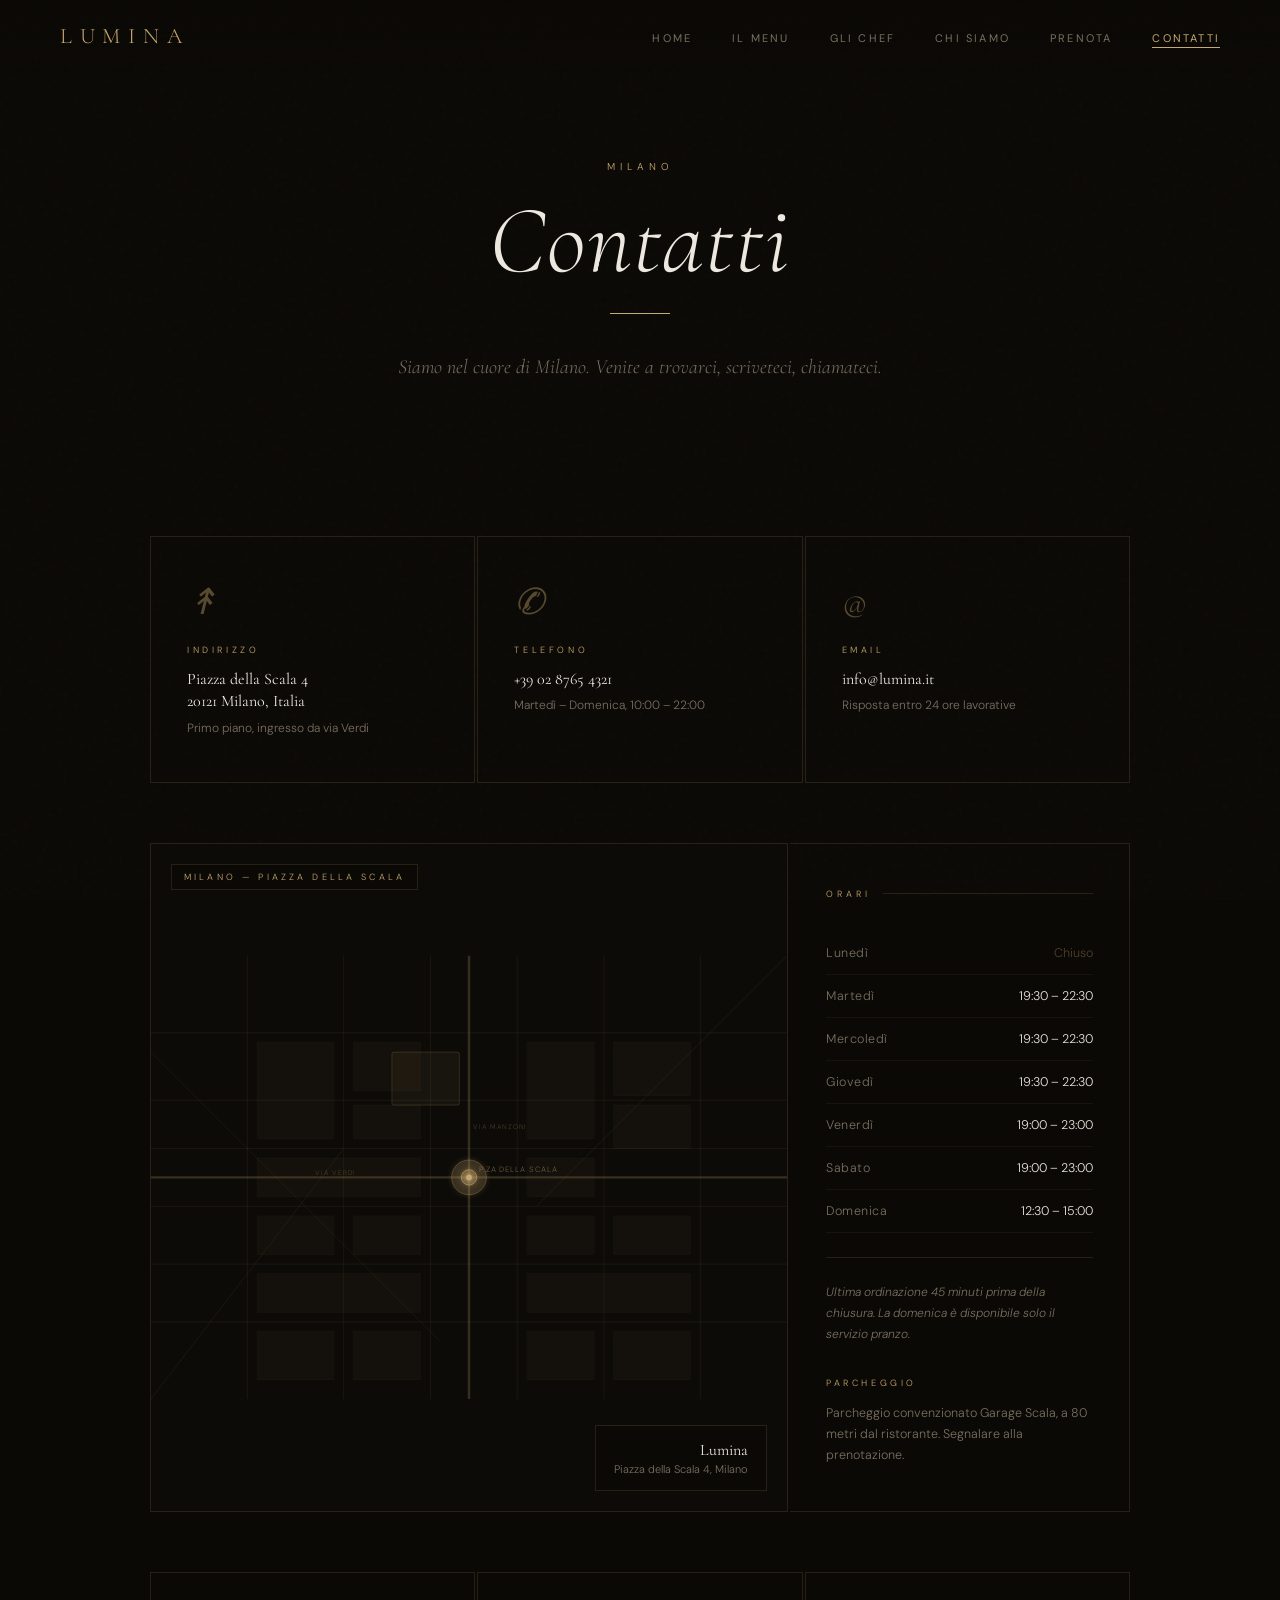
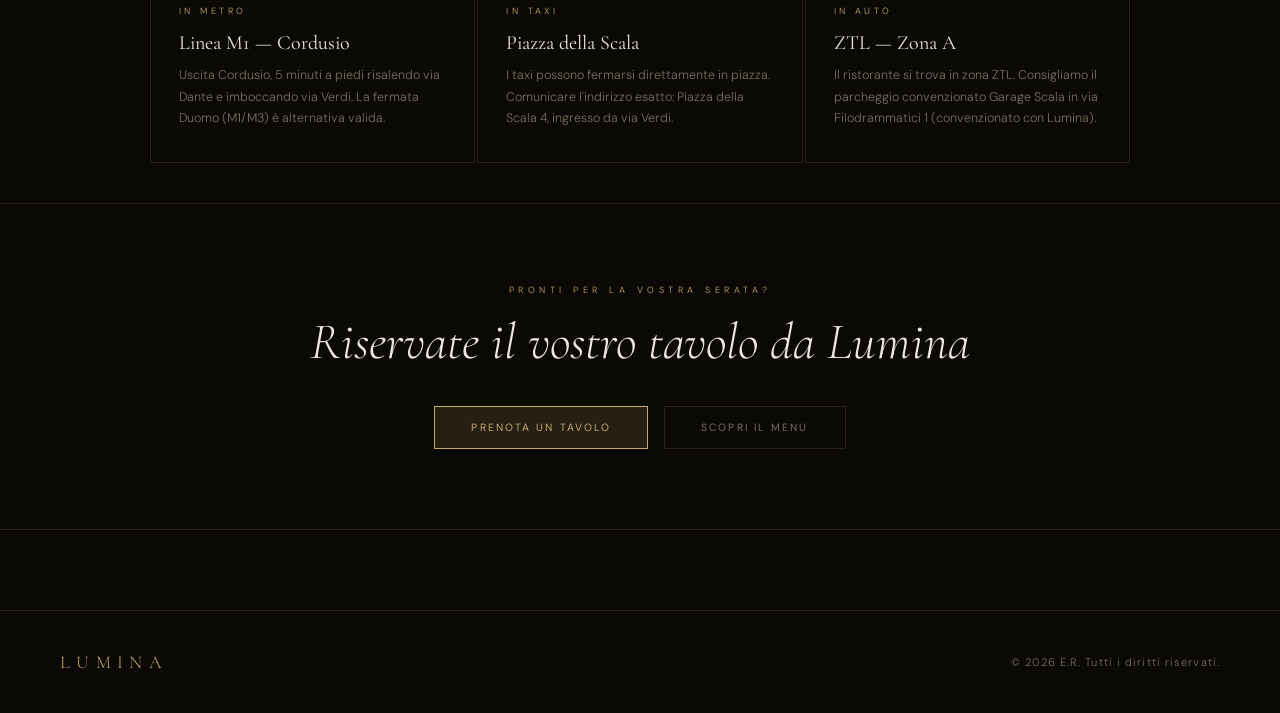
<file: contatti (1).html>
<!DOCTYPE html>
<html lang="it">
<head>
<meta charset="UTF-8">
<meta name="viewport" content="width=device-width, initial-scale=1.0">
<title>Contatti | Lumina</title>
<link href="https://fonts.googleapis.com/css2?family=Cormorant+Garamond:ital,wght@0,300;0,400;0,600;1,300;1,400;1,600&family=DM+Sans:wght@300;400;500&display=swap" rel="stylesheet">
<style>
*,*::before,*::after{box-sizing:border-box;margin:0;padding:0}
:root{
  --bg:#0b0906;--bg2:#111009;
  --gold:#c8a96e;--gold-dim:rgba(200,169,110,0.14);
  --cream:#ede8df;--muted:#7a7060;
  --border:rgba(200,169,110,0.15);
  --serif:'Cormorant Garamond',Georgia,serif;
  --sans:'DM Sans',sans-serif;
}
html{scroll-behavior:smooth}
body{background:var(--bg);color:var(--cream);font-family:var(--sans);font-weight:300;overflow-x:hidden}
body::before{content:'';position:fixed;inset:0;background-image:url("data:image/svg+xml,%3Csvg viewBox='0 0 200 200' xmlns='http://www.w3.org/2000/svg'%3E%3Cfilter id='n'%3E%3CfeTurbulence type='fractalNoise' baseFrequency='0.9' numOctaves='4' stitchTiles='stitch'/%3E%3C/filter%3E%3Crect width='100%25' height='100%25' filter='url(%23n)' opacity='0.04'/%3E%3C/svg%3E");pointer-events:none;z-index:0;opacity:.5}

nav{position:fixed;top:0;left:0;right:0;z-index:100;display:flex;align-items:center;justify-content:space-between;padding:0 60px;height:72px;background:linear-gradient(to bottom,rgba(11,9,6,.97) 0%,rgba(11,9,6,0) 100%)}
.nav-logo{font-family:var(--serif);font-size:22px;font-weight:300;letter-spacing:.35em;color:var(--gold);text-decoration:none;text-transform:uppercase}
.nav-links{display:flex;gap:40px;list-style:none}
.nav-links a{font-size:11px;letter-spacing:.2em;text-transform:uppercase;color:var(--muted);text-decoration:none;transition:color .3s;font-weight:400}
.nav-links a:hover,.nav-links a.active{color:var(--gold)}
.nav-links a.active{border-bottom:1px solid var(--gold);padding-bottom:2px}

.hero{position:relative;z-index:1;padding-top:160px;padding-bottom:72px;text-align:center}
.hero-eyebrow{font-size:10px;letter-spacing:.5em;text-transform:uppercase;color:var(--gold);margin-bottom:20px;opacity:0;animation:fadeUp .8s .2s ease forwards}
.hero-title{font-family:var(--serif);font-size:clamp(52px,8vw,96px);font-weight:300;font-style:italic;line-height:1;color:var(--cream);letter-spacing:.02em;margin-bottom:24px;opacity:0;animation:fadeUp .8s .4s ease forwards}
.hero-rule{width:60px;height:1px;background:var(--gold);margin:0 auto 36px;opacity:0;animation:fadeUp .8s .6s ease forwards}
.hero-lead{font-family:var(--serif);font-size:20px;font-style:italic;color:var(--muted);max-width:560px;margin:0 auto;line-height:1.7;opacity:0;animation:fadeUp .8s .8s ease forwards}

/* CONTACT TOP ROW */
.contact-top{position:relative;z-index:1;max-width:1100px;margin:80px auto 0;padding:0 60px;display:grid;grid-template-columns:repeat(3,1fr);gap:2px}
.contact-block{border:1px solid var(--border);padding:44px 36px;transition:background .3s,border-color .3s;position:relative}
.contact-block:hover{background:rgba(200,169,110,.04);border-color:rgba(200,169,110,.3)}
.contact-block-icon{font-family:var(--serif);font-size:36px;font-style:italic;color:rgba(200,169,110,.4);margin-bottom:20px;display:block}
.contact-block-label{font-size:9px;letter-spacing:.4em;text-transform:uppercase;color:var(--gold);margin-bottom:12px}
.contact-block-value{font-size:16px;color:var(--cream);margin-bottom:6px;line-height:1.4;font-family:var(--serif);font-weight:400}
.contact-block-sub{font-size:12px;color:var(--muted);line-height:1.6}
.contact-block a{color:var(--cream);text-decoration:none;transition:color .3s}
.contact-block a:hover{color:var(--gold)}

/* MAP + HOURS LAYOUT */
.map-layout{position:relative;z-index:1;max-width:1100px;margin:60px auto;padding:0 60px;display:grid;grid-template-columns:1fr 340px;gap:2px}

/* SVG MAP */
.map-container{border:1px solid var(--border);position:relative;overflow:hidden;min-height:460px;background:#0d0b08}
.map-canvas{width:100%;height:100%;padding:20px}
.map-label{position:absolute;top:20px;left:20px;font-size:9px;letter-spacing:.35em;text-transform:uppercase;color:var(--gold);background:rgba(11,9,6,.9);padding:6px 12px;border:1px solid var(--border)}
.map-pin-label{position:absolute;bottom:20px;right:20px;background:rgba(11,9,6,.92);border:1px solid var(--border);padding:14px 18px;text-align:right}
.map-pin-name{font-family:var(--serif);font-size:16px;font-weight:400;color:var(--cream);margin-bottom:2px}
.map-pin-addr{font-size:11px;color:var(--muted)}

/* HOURS PANEL */
.hours-panel{border:1px solid var(--border);border-left:none;padding:44px 36px;display:flex;flex-direction:column}
.hours-panel-title{font-size:9px;letter-spacing:.45em;text-transform:uppercase;color:var(--gold);margin-bottom:32px;display:flex;align-items:center;gap:12px}
.hours-panel-title::after{content:'';flex:1;height:1px;background:var(--border)}
.hours-row{display:flex;justify-content:space-between;align-items:center;padding:13px 0;border-bottom:1px solid rgba(200,169,110,.07)}
.hours-row:last-child{border-bottom:none}
.hours-day{font-size:12.5px;color:var(--muted);letter-spacing:.04em}
.hours-time{font-size:12.5px;color:var(--cream);text-align:right}
.hours-time.closed{color:rgba(200,169,110,.35)}
.hours-divider{height:1px;background:var(--border);margin:24px 0}
.hours-note{font-size:12px;line-height:1.75;color:var(--muted);font-style:italic}

/* HOW TO REACH */
.reach{position:relative;z-index:1;max-width:1100px;margin:0 auto;padding:0 60px 40px;display:grid;grid-template-columns:repeat(3,1fr);gap:2px}
.reach-item{border:1px solid var(--border);padding:32px 28px;transition:background .3s}
.reach-item:hover{background:rgba(200,169,110,.04)}
.reach-label{font-size:9px;letter-spacing:.38em;text-transform:uppercase;color:var(--gold);margin-bottom:14px}
.reach-title{font-family:var(--serif);font-size:20px;font-weight:400;color:var(--cream);margin-bottom:10px}
.reach-desc{font-size:12.5px;line-height:1.75;color:var(--muted)}

/* SOCIAL / CTA BAND */
.cta-band{position:relative;z-index:1;text-align:center;padding:80px 60px;border-top:1px solid var(--border);border-bottom:1px solid var(--border)}
.cta-band p.label{font-size:9px;letter-spacing:.5em;text-transform:uppercase;color:var(--gold);margin-bottom:16px}
.cta-band h2{font-family:var(--serif);font-size:clamp(32px,4vw,52px);font-weight:300;font-style:italic;color:var(--cream);margin-bottom:32px;line-height:1.2}
.cta-band-btns{display:flex;justify-content:center;gap:16px;flex-wrap:wrap}
.btn-primary{font-size:10.5px;letter-spacing:.2em;text-transform:uppercase;padding:14px 36px;border:1px solid var(--gold);background:var(--gold-dim);color:var(--gold);text-decoration:none;transition:all .3s;font-weight:400;font-family:var(--sans)}
.btn-primary:hover{background:rgba(200,169,110,.28)}
.btn-ghost{font-size:10.5px;letter-spacing:.2em;text-transform:uppercase;padding:14px 36px;border:1px solid var(--border);background:transparent;color:var(--muted);text-decoration:none;transition:all .3s;font-weight:400;font-family:var(--sans)}
.btn-ghost:hover{color:var(--gold);border-color:rgba(200,169,110,.4)}

footer{position:relative;z-index:1;border-top:1px solid var(--border);padding:40px 60px;display:flex;align-items:center;justify-content:space-between;margin-top:80px}
.footer-logo{font-family:var(--serif);font-size:18px;font-weight:300;letter-spacing:.35em;color:var(--gold);text-transform:uppercase}
.footer-copy{font-size:11px;color:var(--muted);letter-spacing:.1em}

@keyframes fadeUp{from{opacity:0;transform:translateY(16px)}to{opacity:1;transform:translateY(0)}}
@media(max-width:960px){
  nav{padding:0 24px}.nav-links{gap:14px}
  .contact-top{grid-template-columns:1fr;padding:0 20px}
  .map-layout{grid-template-columns:1fr;padding:0 20px}
  .hours-panel{border-left:1px solid var(--border);border-top:none}
  .reach{grid-template-columns:1fr;padding:0 20px 40px}
  .cta-band{padding:60px 24px}
  footer{padding:32px 24px;flex-direction:column;gap:12px;text-align:center}
}
</style>
</head>
<body>

<nav>
  <a href="index.html" class="nav-logo">Lumina</a>
  <ul class="nav-links">
    <li><a href="index.html">Home</a></li>
    <li><a href="lumina-menu.html">Il Menu</a></li>
    <li><a href="chef.html">Gli Chef</a></li>
    <li><a href="chi-siamo.html">Chi Siamo</a></li>
    <li><a href="prenotazioni.html">Prenota</a></li>
    <li><a href="contatti.html" class="active">Contatti</a></li>
  </ul>
</nav>

<div class="hero">
  <p class="hero-eyebrow">Milano</p>
  <h1 class="hero-title">Contatti</h1>
  <div class="hero-rule"></div>
  <p class="hero-lead">Siamo nel cuore di Milano. Venite a trovarci, scriveteci, chiamateci.</p>
</div>

<div class="contact-top">
  <div class="contact-block">
    <span class="contact-block-icon">↟</span>
    <p class="contact-block-label">Indirizzo</p>
    <p class="contact-block-value">Piazza della Scala 4<br>20121 Milano, Italia</p>
    <p class="contact-block-sub">Primo piano, ingresso da via Verdi</p>
  </div>
  <div class="contact-block">
    <span class="contact-block-icon">✆</span>
    <p class="contact-block-label">Telefono</p>
    <p class="contact-block-value"><a href="tel:+390287654321">+39 02 8765 4321</a></p>
    <p class="contact-block-sub">Martedì – Domenica, 10:00 – 22:00</p>
  </div>
  <div class="contact-block">
    <span class="contact-block-icon">@</span>
    <p class="contact-block-label">Email</p>
    <p class="contact-block-value"><a href="mailto:info@lumina.it">info@lumina.it</a></p>
    <p class="contact-block-sub">Risposta entro 24 ore lavorative</p>
  </div>
</div>

<div class="map-layout">
  <div class="map-container">
    <span class="map-label">Milano — Piazza della Scala</span>
    <!-- Decorative SVG map -->
    <svg viewBox="0 0 660 460" xmlns="http://www.w3.org/2000/svg" style="width:100%;height:100%;display:block">
      <defs>
        <filter id="glow"><feGaussianBlur stdDeviation="3" result="blur"/><feComposite in="SourceGraphic" in2="blur" operator="over"/></filter>
      </defs>
      <!-- Background grid -->
      <rect width="660" height="460" fill="#0d0b08"/>
      <!-- Street grid lines -->
      <g stroke="rgba(200,169,110,0.08)" stroke-width="1" fill="none">
        <!-- Horizontal streets -->
        <line x1="0" y1="80" x2="660" y2="80"/>
        <line x1="0" y1="150" x2="660" y2="150"/>
        <line x1="0" y1="200" x2="660" y2="200"/>
        <line x1="0" y1="260" x2="660" y2="260"/>
        <line x1="0" y1="320" x2="660" y2="320"/>
        <line x1="0" y1="380" x2="660" y2="380"/>
        <!-- Vertical streets -->
        <line x1="100" y1="0" x2="100" y2="460"/>
        <line x1="200" y1="0" x2="200" y2="460"/>
        <line x1="290" y1="0" x2="290" y2="460"/>
        <line x1="380" y1="0" x2="380" y2="460"/>
        <line x1="470" y1="0" x2="470" y2="460"/>
        <line x1="570" y1="0" x2="570" y2="460"/>
        <!-- Diagonals — viali -->
        <line x1="0" y1="460" x2="200" y2="200"/>
        <line x1="660" y1="0" x2="400" y2="260"/>
        <line x1="0" y1="100" x2="300" y2="400"/>
      </g>
      <!-- Highlighted main road -->
      <g stroke="rgba(200,169,110,0.22)" stroke-width="2.5" fill="none">
        <line x1="0" y1="230" x2="660" y2="230"/>
        <line x1="330" y1="0" x2="330" y2="460"/>
      </g>
      <!-- City blocks (filled areas) -->
      <g fill="rgba(200,169,110,0.03)" stroke="rgba(200,169,110,0.07)" stroke-width=".5">
        <rect x="110" y="90" width="80" height="100"/>
        <rect x="210" y="90" width="70" height="50"/>
        <rect x="210" y="155" width="70" height="35"/>
        <rect x="110" y="210" width="170" height="40"/>
        <rect x="390" y="90" width="70" height="100"/>
        <rect x="390" y="210" width="70" height="40"/>
        <rect x="480" y="90" width="80" height="55"/>
        <rect x="480" y="155" width="80" height="45"/>
        <rect x="110" y="270" width="80" height="40"/>
        <rect x="210" y="270" width="70" height="40"/>
        <rect x="390" y="270" width="70" height="40"/>
        <rect x="480" y="270" width="80" height="40"/>
        <rect x="110" y="330" width="170" height="40"/>
        <rect x="390" y="330" width="170" height="40"/>
        <rect x="110" y="390" width="80" height="50"/>
        <rect x="210" y="390" width="70" height="50"/>
        <rect x="390" y="390" width="70" height="50"/>
        <rect x="480" y="390" width="80" height="50"/>
      </g>
      <!-- Duomo area suggestion -->
      <rect x="250" y="100" width="70" height="55" rx="2" fill="rgba(200,169,110,0.06)" stroke="rgba(200,169,110,0.18)" stroke-width="1"/>
      <!-- Pin marker -->
      <g transform="translate(330,230)" filter="url(#glow)">
        <circle cx="0" cy="0" r="18" fill="rgba(200,169,110,0.12)" stroke="rgba(200,169,110,0.3)" stroke-width="1"/>
        <circle cx="0" cy="0" r="8" fill="rgba(200,169,110,0.25)" stroke="rgba(200,169,110,0.6)" stroke-width="1"/>
        <circle cx="0" cy="0" r="3" fill="#c8a96e"/>
      </g>
      <!-- Animated ring -->
      <circle cx="330" cy="230" r="28" fill="none" stroke="rgba(200,169,110,0.15)" stroke-width="1">
        <animate attributeName="r" values="18;38;18" dur="3s" repeatCount="indefinite"/>
        <animate attributeName="opacity" values="0.4;0;0.4" dur="3s" repeatCount="indefinite"/>
      </circle>
      <!-- Street name labels -->
      <text x="340" y="224" font-family="'DM Sans',sans-serif" font-size="8" fill="rgba(200,169,110,0.5)" letter-spacing="1">P.ZA DELLA SCALA</text>
      <text x="170" y="228" font-family="'DM Sans',sans-serif" font-size="7" fill="rgba(200,169,110,0.3)" letter-spacing="1">VIA VERDI</text>
      <text x="334" y="180" font-family="'DM Sans',sans-serif" font-size="7" fill="rgba(200,169,110,0.3)" letter-spacing="1">VIA MANZONI</text>
    </svg>
    <div class="map-pin-label">
      <div class="map-pin-name">Lumina</div>
      <div class="map-pin-addr">Piazza della Scala 4, Milano</div>
    </div>
  </div>

  <div class="hours-panel">
    <p class="hours-panel-title">Orari</p>
    <div class="hours-row"><span class="hours-day">Lunedì</span><span class="hours-time closed">Chiuso</span></div>
    <div class="hours-row"><span class="hours-day">Martedì</span><span class="hours-time">19:30 – 22:30</span></div>
    <div class="hours-row"><span class="hours-day">Mercoledì</span><span class="hours-time">19:30 – 22:30</span></div>
    <div class="hours-row"><span class="hours-day">Giovedì</span><span class="hours-time">19:30 – 22:30</span></div>
    <div class="hours-row"><span class="hours-day">Venerdì</span><span class="hours-time">19:00 – 23:00</span></div>
    <div class="hours-row"><span class="hours-day">Sabato</span><span class="hours-time">19:00 – 23:00</span></div>
    <div class="hours-row"><span class="hours-day">Domenica</span><span class="hours-time">12:30 – 15:00</span></div>
    <div class="hours-divider"></div>
    <p class="hours-note">Ultima ordinazione 45 minuti prima della chiusura. La domenica è disponibile solo il servizio pranzo.</p>
    <div style="margin-top:auto;padding-top:32px">
      <p style="font-size:9px;letter-spacing:.4em;text-transform:uppercase;color:var(--gold);margin-bottom:14px">Parcheggio</p>
      <p style="font-size:12.5px;color:var(--muted);line-height:1.7">Parcheggio convenzionato Garage Scala, a 80 metri dal ristorante. Segnalare alla prenotazione.</p>
    </div>
  </div>
</div>

<div class="reach">
  <div class="reach-item">
    <p class="reach-label">In metro</p>
    <h3 class="reach-title">Linea M1 — Cordusio</h3>
    <p class="reach-desc">Uscita Cordusio, 5 minuti a piedi risalendo via Dante e imboccando via Verdi. La fermata Duomo (M1/M3) è alternativa valida.</p>
  </div>
  <div class="reach-item">
    <p class="reach-label">In taxi</p>
    <h3 class="reach-title">Piazza della Scala</h3>
    <p class="reach-desc">I taxi possono fermarsi direttamente in piazza. Comunicare l'indirizzo esatto: Piazza della Scala 4, ingresso da via Verdi.</p>
  </div>
  <div class="reach-item">
    <p class="reach-label">In auto</p>
    <h3 class="reach-title">ZTL — Zona A</h3>
    <p class="reach-desc">Il ristorante si trova in zona ZTL. Consigliamo il parcheggio convenzionato Garage Scala in via Filodrammatici 1 (convenzionato con Lumina).</p>
  </div>
</div>

<div class="cta-band">
  <p class="label">Pronti per la vostra serata?</p>
  <h2>Riservate il vostro tavolo da Lumina</h2>
  <div class="cta-band-btns">
    <a href="prenotazioni.html" class="btn-primary">Prenota un Tavolo</a>
    <a href="lumina-menu.html" class="btn-ghost">Scopri il Menu</a>
  </div>
</div>

<footer>
  <span class="footer-logo">Lumina</span>
  <span class="footer-copy">© 2026 E.R. Tutti i diritti riservati.</span>
</footer>

</body>
</html>
</file>
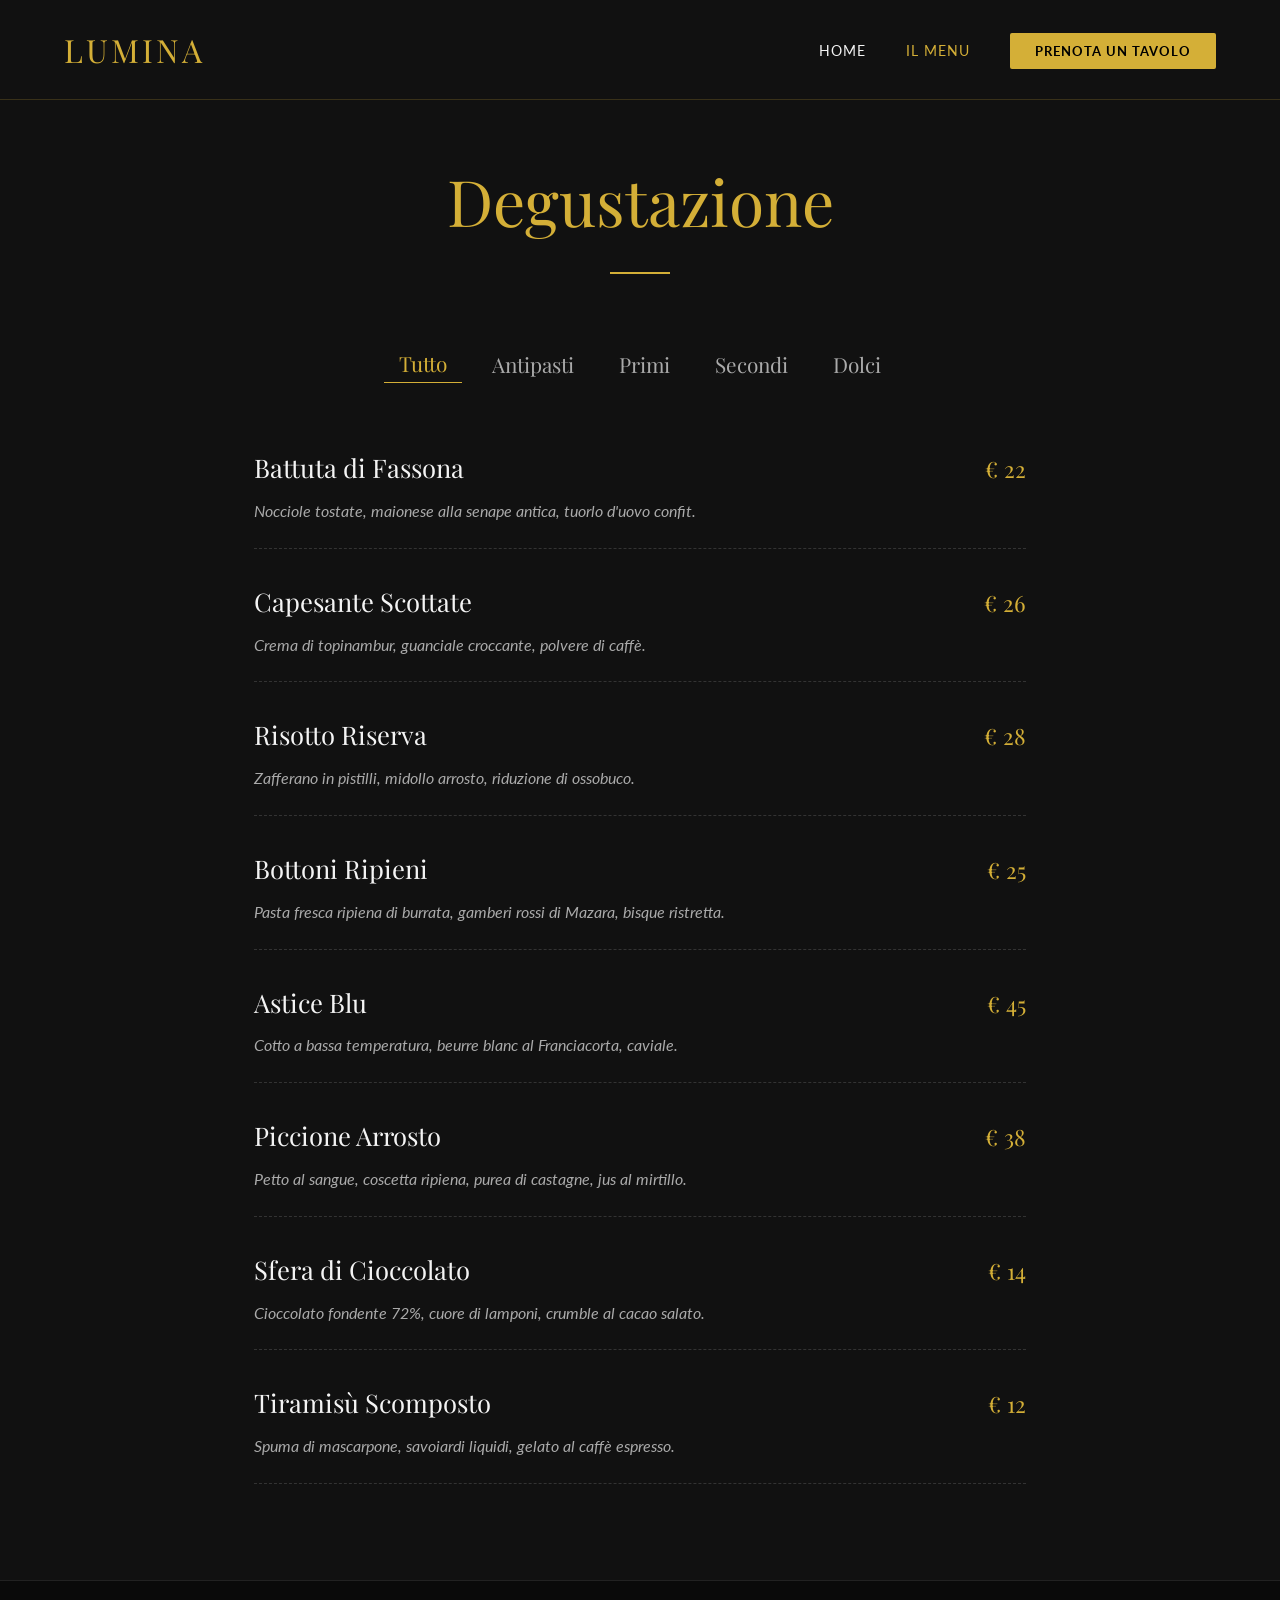
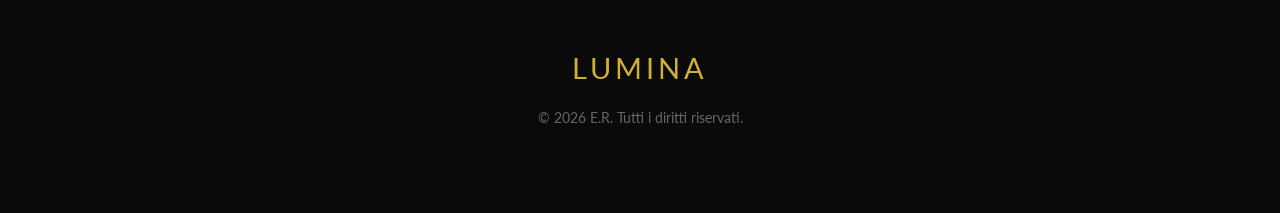
<file: menu.html>
<!DOCTYPE html>
<html lang="it">
<head>
    <meta charset="UTF-8">
    <meta name="viewport" content="width=device-width, initial-scale=1.0">
    <title>Menu | Lumina</title>
    <link rel="stylesheet" href="style.css">
    <link href="https://cdnjs.cloudflare.com/ajax/libs/font-awesome/6.0.0/css/all.min.css" rel="stylesheet">
    <link href="https://fonts.googleapis.com/css2?family=Playfair+Display:ital,wght@0,400;0,700;1,400&family=Lato:wght@300;400;700&display=swap" rel="stylesheet">
</head>
<body>
    <header style="background-color: #111;">
        <div class="logo">LUMINA</div>
        <nav>
            <ul>
                <li><a href="index.html">Home</a></li>
                <li><a href="menu.html" class="active">Il Menu</a></li>
                <li><a href="prenotazioni.html" class="btn-gold">Prenota un Tavolo</a></li>
            </ul>
        </nav>
    </header>

    <section class="page-title">
        <h1>Degustazione</h1>
        <div class="divider center"></div>
    </section>

    <section class="menu-section">
        <div class="menu-filters">
            <button class="filter-btn active" onclick="filtraMenu('tutti')">Tutto</button>
            <button class="filter-btn" onclick="filtraMenu('antipasti')">Antipasti</button>
            <button class="filter-btn" onclick="filtraMenu('primi')">Primi</button>
            <button class="filter-btn" onclick="filtraMenu('secondi')">Secondi</button>
            <button class="filter-btn" onclick="filtraMenu('dolci')">Dolci</button>
        </div>

        <div class="menu-container">
            <div class="menu-item antipasti">
                <div class="menu-header">
                    <h4>Battuta di Fassona</h4>
                    <span class="price">€ 22</span>
                </div>
                <p>Nocciole tostate, maionese alla senape antica, tuorlo d'uovo confit.</p>
            </div>
            
            <div class="menu-item antipasti">
                <div class="menu-header">
                    <h4>Capesante Scottate</h4>
                    <span class="price">€ 26</span>
                </div>
                <p>Crema di topinambur, guanciale croccante, polvere di caffè.</p>
            </div>

            <div class="menu-item primi">
                <div class="menu-header">
                    <h4>Risotto Riserva</h4>
                    <span class="price">€ 28</span>
                </div>
                <p>Zafferano in pistilli, midollo arrosto, riduzione di ossobuco.</p>
            </div>

            <div class="menu-item primi">
                <div class="menu-header">
                    <h4>Bottoni Ripieni</h4>
                    <span class="price">€ 25</span>
                </div>
                <p>Pasta fresca ripiena di burrata, gamberi rossi di Mazara, bisque ristretta.</p>
            </div>

            <div class="menu-item secondi">
                <div class="menu-header">
                    <h4>Astice Blu</h4>
                    <span class="price">€ 45</span>
                </div>
                <p>Cotto a bassa temperatura, beurre blanc al Franciacorta, caviale.</p>
            </div>

            <div class="menu-item secondi">
                <div class="menu-header">
                    <h4>Piccione Arrosto</h4>
                    <span class="price">€ 38</span>
                </div>
                <p>Petto al sangue, coscetta ripiena, purea di castagne, jus al mirtillo.</p>
            </div>

            <div class="menu-item dolci">
                <div class="menu-header">
                    <h4>Sfera di Cioccolato</h4>
                    <span class="price">€ 14</span>
                </div>
                <p>Cioccolato fondente 72%, cuore di lamponi, crumble al cacao salato.</p>
            </div>
            
            <div class="menu-item dolci">
                <div class="menu-header">
                    <h4>Tiramisù Scomposto</h4>
                    <span class="price">€ 12</span>
                </div>
                <p>Spuma di mascarpone, savoiardi liquidi, gelato al caffè espresso.</p>
            </div>
        </div>
    </section>

    <footer>
        <div class="footer-content">
            <div class="footer-logo">LUMINA</div>
            <p>© 2026 E.R. Tutti i diritti riservati.</p>
        </div>
    </footer>

    <script src="script.js"></script>
</body>
</html>
</file>
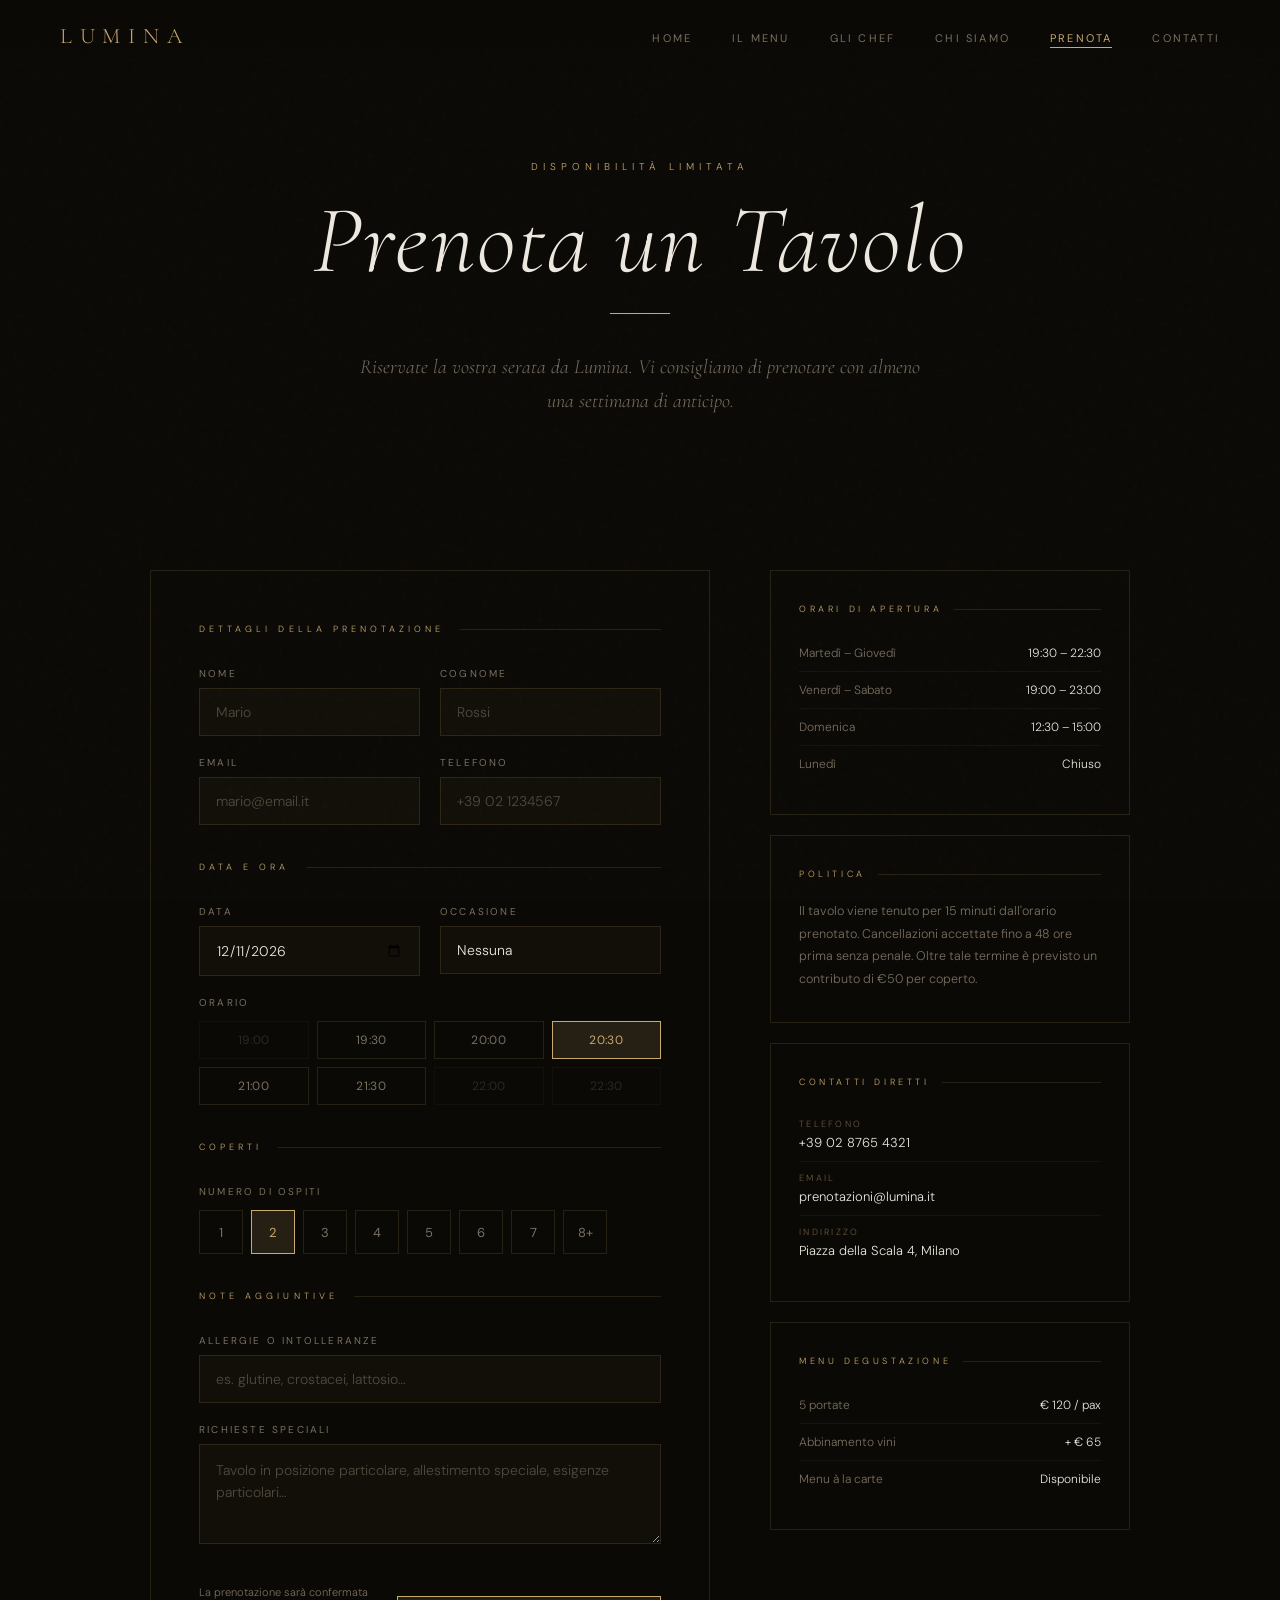
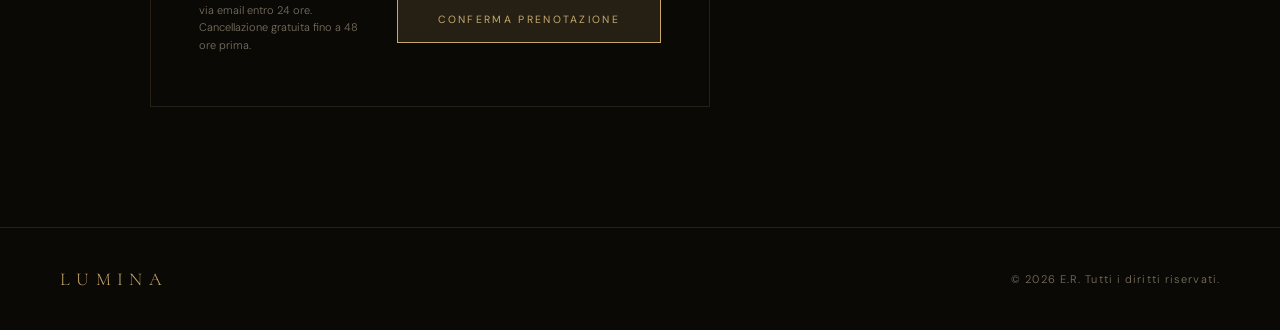
<file: prenotazioni.html>
<!DOCTYPE html>
<html lang="it">
<head>
<meta charset="UTF-8">
<meta name="viewport" content="width=device-width, initial-scale=1.0">
<title>Prenota un Tavolo | Lumina</title>
<link href="https://fonts.googleapis.com/css2?family=Cormorant+Garamond:ital,wght@0,300;0,400;0,600;1,300;1,400;1,600&family=DM+Sans:wght@300;400;500&display=swap" rel="stylesheet">
<style>
*,*::before,*::after{box-sizing:border-box;margin:0;padding:0}
:root{
  --bg:#0b0906;--bg2:#111009;
  --gold:#c8a96e;--gold-dim:rgba(200,169,110,0.14);
  --cream:#ede8df;--muted:#7a7060;
  --border:rgba(200,169,110,0.15);
  --serif:'Cormorant Garamond',Georgia,serif;
  --sans:'DM Sans',sans-serif;
}
html{scroll-behavior:smooth}
body{background:var(--bg);color:var(--cream);font-family:var(--sans);font-weight:300;overflow-x:hidden}
body::before{content:'';position:fixed;inset:0;background-image:url("data:image/svg+xml,%3Csvg viewBox='0 0 200 200' xmlns='http://www.w3.org/2000/svg'%3E%3Cfilter id='n'%3E%3CfeTurbulence type='fractalNoise' baseFrequency='0.9' numOctaves='4' stitchTiles='stitch'/%3E%3C/filter%3E%3Crect width='100%25' height='100%25' filter='url(%23n)' opacity='0.04'/%3E%3C/svg%3E");pointer-events:none;z-index:0;opacity:.5}

nav{position:fixed;top:0;left:0;right:0;z-index:100;display:flex;align-items:center;justify-content:space-between;padding:0 60px;height:72px;background:linear-gradient(to bottom,rgba(11,9,6,.97) 0%,rgba(11,9,6,0) 100%)}
.nav-logo{font-family:var(--serif);font-size:22px;font-weight:300;letter-spacing:.35em;color:var(--gold);text-decoration:none;text-transform:uppercase}
.nav-links{display:flex;gap:40px;list-style:none}
.nav-links a{font-size:11px;letter-spacing:.2em;text-transform:uppercase;color:var(--muted);text-decoration:none;transition:color .3s;font-weight:400}
.nav-links a:hover,.nav-links a.active{color:var(--gold)}
.nav-links a.active{border-bottom:1px solid var(--gold);padding-bottom:2px}

.hero{position:relative;z-index:1;padding-top:160px;padding-bottom:72px;text-align:center}
.hero-eyebrow{font-size:10px;letter-spacing:.5em;text-transform:uppercase;color:var(--gold);margin-bottom:20px;opacity:0;animation:fadeUp .8s .2s ease forwards}
.hero-title{font-family:var(--serif);font-size:clamp(52px,8vw,96px);font-weight:300;font-style:italic;line-height:1;color:var(--cream);letter-spacing:.02em;margin-bottom:24px;opacity:0;animation:fadeUp .8s .4s ease forwards}
.hero-rule{width:60px;height:1px;background:var(--gold);margin:0 auto 36px;opacity:0;animation:fadeUp .8s .6s ease forwards}
.hero-lead{font-family:var(--serif);font-size:20px;font-style:italic;color:var(--muted);max-width:560px;margin:0 auto;line-height:1.7;opacity:0;animation:fadeUp .8s .8s ease forwards}

/* BOOKING LAYOUT */
.booking-layout{position:relative;z-index:1;max-width:1100px;margin:80px auto 0;padding:0 60px 120px;display:grid;grid-template-columns:1fr 360px;gap:60px;align-items:start}

/* FORM */
.form-panel{border:1px solid var(--border);padding:52px 48px}
.form-section-title{font-size:9px;letter-spacing:.45em;text-transform:uppercase;color:var(--gold);margin-bottom:32px;display:flex;align-items:center;gap:16px}
.form-section-title::after{content:'';flex:1;height:1px;background:var(--border)}
.form-row{display:grid;grid-template-columns:1fr 1fr;gap:20px;margin-bottom:20px}
.form-row.full{grid-template-columns:1fr}
.form-group{display:flex;flex-direction:column;gap:8px}
label{font-size:10px;letter-spacing:.22em;text-transform:uppercase;color:var(--muted);font-weight:400}
input,select,textarea{background:rgba(200,169,110,.04);border:1px solid var(--border);color:var(--cream);font-family:var(--sans);font-size:14px;font-weight:300;padding:14px 16px;outline:none;transition:border-color .3s,background .3s;-webkit-appearance:none;border-radius:0}
input:focus,select:focus,textarea:focus{border-color:rgba(200,169,110,.5);background:rgba(200,169,110,.07)}
input::placeholder,textarea::placeholder{color:var(--muted);opacity:.6}
select option{background:#1a1610;color:var(--cream)}
textarea{resize:vertical;min-height:100px;line-height:1.6}

/* STEP DIVIDER */
.step-div{margin:36px 0}

/* GUESTS SELECTOR */
.guests-selector{display:flex;gap:8px;flex-wrap:wrap;margin-top:4px}
.guest-btn{width:44px;height:44px;border:1px solid var(--border);background:transparent;color:var(--muted);font-size:13px;cursor:pointer;transition:all .3s;font-family:var(--sans);font-weight:400}
.guest-btn.selected,.guest-btn:hover{border-color:var(--gold);color:var(--gold);background:var(--gold-dim)}

/* TIME SLOTS */
.time-slots{display:grid;grid-template-columns:repeat(4,1fr);gap:8px;margin-top:4px}
.time-slot{padding:10px 4px;border:1px solid var(--border);background:transparent;color:var(--muted);font-size:12px;cursor:pointer;transition:all .3s;text-align:center;font-family:var(--sans);letter-spacing:.04em}
.time-slot.selected,.time-slot:hover{border-color:var(--gold);color:var(--gold);background:var(--gold-dim)}
.time-slot.disabled{opacity:.3;cursor:not-allowed;pointer-events:none}

/* SUBMIT */
.submit-area{margin-top:40px;display:flex;align-items:center;justify-content:space-between;gap:20px}
.submit-note{font-size:11px;color:var(--muted);line-height:1.6;max-width:260px}
.btn-submit{font-size:10.5px;letter-spacing:.22em;text-transform:uppercase;padding:16px 40px;border:1px solid var(--gold);background:var(--gold-dim);color:var(--gold);cursor:pointer;transition:all .3s;font-weight:400;font-family:var(--sans);white-space:nowrap}
.btn-submit:hover{background:rgba(200,169,110,.28)}

/* SUCCESS */
.success-msg{display:none;text-align:center;padding:60px 20px}
.success-msg.show{display:block}
.success-diamond{width:10px;height:10px;background:var(--gold);transform:rotate(45deg);margin:0 auto 28px}
.success-msg h3{font-family:var(--serif);font-size:32px;font-weight:300;font-style:italic;color:var(--cream);margin-bottom:12px}
.success-msg p{font-size:13px;color:var(--muted);line-height:1.8}

/* SIDEBAR */
.sidebar{display:flex;flex-direction:column;gap:20px}
.sidebar-card{border:1px solid var(--border);padding:32px 28px}
.sidebar-card-title{font-size:9px;letter-spacing:.4em;text-transform:uppercase;color:var(--gold);margin-bottom:20px;display:flex;align-items:center;gap:12px}
.sidebar-card-title::after{content:'';flex:1;height:1px;background:var(--border)}
.info-row{display:flex;justify-content:space-between;align-items:baseline;padding:10px 0;border-bottom:1px solid rgba(200,169,110,.07)}
.info-row:last-child{border-bottom:none}
.info-label{font-size:12px;color:var(--muted)}
.info-value{font-size:12px;color:var(--cream);text-align:right}
.policy-text{font-size:12.5px;line-height:1.8;color:var(--muted)}
.contact-row{display:flex;flex-direction:column;gap:4px;padding:10px 0;border-bottom:1px solid rgba(200,169,110,.07)}
.contact-row:last-child{border-bottom:none}
.contact-type{font-size:9px;letter-spacing:.25em;text-transform:uppercase;color:rgba(200,169,110,.5)}
.contact-value{font-size:13px;color:var(--cream)}

footer{position:relative;z-index:1;border-top:1px solid var(--border);padding:40px 60px;display:flex;align-items:center;justify-content:space-between}
.footer-logo{font-family:var(--serif);font-size:18px;font-weight:300;letter-spacing:.35em;color:var(--gold);text-transform:uppercase}
.footer-copy{font-size:11px;color:var(--muted);letter-spacing:.1em}

@keyframes fadeUp{from{opacity:0;transform:translateY(16px)}to{opacity:1;transform:translateY(0)}}
@media(max-width:960px){
  nav{padding:0 24px}.nav-links{gap:16px}
  .booking-layout{grid-template-columns:1fr;padding:0 20px 80px}
  .form-panel{padding:32px 24px}
  .form-row{grid-template-columns:1fr}
  .submit-area{flex-direction:column;align-items:stretch;text-align:center}
  .submit-note{max-width:100%}
  footer{padding:32px 24px;flex-direction:column;gap:12px;text-align:center}
}
</style>
</head>
<body>

<nav>
  <a href="index.html" class="nav-logo">Lumina</a>
  <ul class="nav-links">
    <li><a href="index.html">Home</a></li>
    <li><a href="lumina-menu.html">Il Menu</a></li>
    <li><a href="chef.html">Gli Chef</a></li>
    <li><a href="chi-siamo.html">Chi Siamo</a></li>
    <li><a href="prenotazioni.html" class="active">Prenota</a></li>
    <li><a href="contatti.html">Contatti</a></li>
  </ul>
</nav>

<div class="hero">
  <p class="hero-eyebrow">Disponibilità limitata</p>
  <h1 class="hero-title">Prenota un Tavolo</h1>
  <div class="hero-rule"></div>
  <p class="hero-lead">Riservate la vostra serata da Lumina. Vi consigliamo di prenotare con almeno una settimana di anticipo.</p>
</div>

<div class="booking-layout">

  <div class="form-panel" id="formPanel">
    <div class="form-section-title">Dettagli della prenotazione</div>

    <div class="form-row">
      <div class="form-group">
        <label>Nome</label>
        <input type="text" id="fname" placeholder="Mario">
      </div>
      <div class="form-group">
        <label>Cognome</label>
        <input type="text" id="lname" placeholder="Rossi">
      </div>
    </div>

    <div class="form-row">
      <div class="form-group">
        <label>Email</label>
        <input type="email" id="email" placeholder="mario@email.it">
      </div>
      <div class="form-group">
        <label>Telefono</label>
        <input type="tel" id="phone" placeholder="+39 02 1234567">
      </div>
    </div>

    <div class="step-div"></div>
    <div class="form-section-title">Data e ora</div>

    <div class="form-row">
      <div class="form-group">
        <label>Data</label>
        <input type="date" id="date">
      </div>
      <div class="form-group">
        <label>Occasione</label>
        <select id="occasion">
          <option value="">Nessuna</option>
          <option value="compleanno">Compleanno</option>
          <option value="anniversario">Anniversario</option>
          <option value="cena-lavoro">Cena di lavoro</option>
          <option value="proposta">Proposta di matrimonio</option>
          <option value="altro">Altro</option>
        </select>
      </div>
    </div>

    <div class="form-group" style="margin-bottom:20px">
      <label>Orario</label>
      <div class="time-slots">
        <button class="time-slot disabled" type="button">19:00</button>
        <button class="time-slot" type="button" onclick="selectTime(this)">19:30</button>
        <button class="time-slot" type="button" onclick="selectTime(this)">20:00</button>
        <button class="time-slot selected" type="button" onclick="selectTime(this)">20:30</button>
        <button class="time-slot" type="button" onclick="selectTime(this)">21:00</button>
        <button class="time-slot" type="button" onclick="selectTime(this)">21:30</button>
        <button class="time-slot disabled" type="button">22:00</button>
        <button class="time-slot disabled" type="button">22:30</button>
      </div>
    </div>

    <div class="step-div"></div>
    <div class="form-section-title">Coperti</div>

    <div class="form-group" style="margin-bottom:20px">
      <label>Numero di ospiti</label>
      <div class="guests-selector">
        <button class="guest-btn" type="button" onclick="selectGuests(this)">1</button>
        <button class="guest-btn selected" type="button" onclick="selectGuests(this)">2</button>
        <button class="guest-btn" type="button" onclick="selectGuests(this)">3</button>
        <button class="guest-btn" type="button" onclick="selectGuests(this)">4</button>
        <button class="guest-btn" type="button" onclick="selectGuests(this)">5</button>
        <button class="guest-btn" type="button" onclick="selectGuests(this)">6</button>
        <button class="guest-btn" type="button" onclick="selectGuests(this)">7</button>
        <button class="guest-btn" type="button" onclick="selectGuests(this)">8+</button>
      </div>
    </div>

    <div class="step-div"></div>
    <div class="form-section-title">Note aggiuntive</div>

    <div class="form-row full">
      <div class="form-group">
        <label>Allergie o intolleranze</label>
        <input type="text" placeholder="es. glutine, crostacei, lattosio…">
      </div>
    </div>

    <div class="form-row full">
      <div class="form-group">
        <label>Richieste speciali</label>
        <textarea placeholder="Tavolo in posizione particolare, allestimento speciale, esigenze particolari…"></textarea>
      </div>
    </div>

    <div class="submit-area">
      <p class="submit-note">La prenotazione sarà confermata via email entro 24 ore. Cancellazione gratuita fino a 48 ore prima.</p>
      <button class="btn-submit" type="button" onclick="submitForm()">Conferma Prenotazione</button>
    </div>

    <div class="success-msg" id="successMsg">
      <div class="success-diamond"></div>
      <h3>Prenotazione ricevuta</h3>
      <p>Grazie. Riceverete una conferma via email entro 24 ore. Non vediamo l'ora di accogliervi da Lumina.</p>
    </div>
  </div>

  <aside class="sidebar">
    <div class="sidebar-card">
      <p class="sidebar-card-title">Orari di apertura</p>
      <div class="info-row"><span class="info-label">Martedì – Giovedì</span><span class="info-value">19:30 – 22:30</span></div>
      <div class="info-row"><span class="info-label">Venerdì – Sabato</span><span class="info-value">19:00 – 23:00</span></div>
      <div class="info-row"><span class="info-label">Domenica</span><span class="info-value">12:30 – 15:00</span></div>
      <div class="info-row"><span class="info-label">Lunedì</span><span class="info-value">Chiuso</span></div>
    </div>

    <div class="sidebar-card">
      <p class="sidebar-card-title">Politica</p>
      <p class="policy-text">Il tavolo viene tenuto per 15 minuti dall'orario prenotato. Cancellazioni accettate fino a 48 ore prima senza penale. Oltre tale termine è previsto un contributo di €50 per coperto.</p>
    </div>

    <div class="sidebar-card">
      <p class="sidebar-card-title">Contatti diretti</p>
      <div class="contact-row">
        <span class="contact-type">Telefono</span>
        <span class="contact-value">+39 02 8765 4321</span>
      </div>
      <div class="contact-row">
        <span class="contact-type">Email</span>
        <span class="contact-value">prenotazioni@lumina.it</span>
      </div>
      <div class="contact-row">
        <span class="contact-type">Indirizzo</span>
        <span class="contact-value">Piazza della Scala 4, Milano</span>
      </div>
    </div>

    <div class="sidebar-card">
      <p class="sidebar-card-title">Menu degustazione</p>
      <div class="info-row"><span class="info-label">5 portate</span><span class="info-value">€ 120 / pax</span></div>
      <div class="info-row"><span class="info-label">Abbinamento vini</span><span class="info-value">+ € 65</span></div>
      <div class="info-row"><span class="info-label">Menu à la carte</span><span class="info-value">Disponibile</span></div>
    </div>
  </aside>
</div>

<footer>
  <span class="footer-logo">Lumina</span>
  <span class="footer-copy">© 2026 E.R. Tutti i diritti riservati.</span>
</footer>

<script>
function selectTime(el){document.querySelectorAll('.time-slot').forEach(b=>b.classList.remove('selected'));el.classList.add('selected')}
function selectGuests(el){document.querySelectorAll('.guest-btn').forEach(b=>b.classList.remove('selected'));el.classList.add('selected')}
function submitForm(){
  const panel=document.getElementById('formPanel');
  const success=document.getElementById('successMsg');
  Array.from(panel.children).forEach(el=>{if(el!==success)el.style.display='none'});
  success.classList.add('show');
}
// Set min date to today
const d=new Date();const pad=n=>String(n).padStart(2,'0');
document.getElementById('date').min=`${d.getFullYear()}-${pad(d.getMonth()+1)}-${pad(d.getDate())}`;
document.getElementById('date').value=`${d.getFullYear()}-${pad(d.getMonth()+1)}-${pad(d.getDate()+7>31?31:d.getDate()+7)}`;
</script>

</body>
</html>
</file>
<file: style.css>
@import url('https://fonts.googleapis.com/css2?family=Playfair+Display:ital,wght@0,400;0,700;1,400&family=Lato:wght@300;400;700&display=swap');

:root {
    --bg-dark: #111111;
    --bg-card: #1a1a1a;
    --gold: #d4af37;
    --gold-hover: #f1cc55;
    --text-light: #f4f4f4;
    --text-muted: #aaaaaa;
    --font-heading: 'Playfair Display', serif;
    --font-body: 'Lato', sans-serif;
}

* { margin: 0; padding: 0; box-sizing: border-box; }
body { background-color: var(--bg-dark); color: var(--text-light); font-family: var(--font-body); line-height: 1.6; }
h1, h2, h3, h4, .logo { font-family: var(--font-heading); font-weight: 400; }
a { text-decoration: none; color: inherit; }

/* --- HEADER --- */
header { display: flex; justify-content: space-between; align-items: center; padding: 1.5rem 5%; position: fixed; width: 100%; top: 0; z-index: 1000; background: rgba(17, 17, 17, 0.8); backdrop-filter: blur(10px); border-bottom: 1px solid rgba(212, 175, 55, 0.2); }
.logo { font-size: 2rem; color: var(--gold); letter-spacing: 3px; }
nav ul { display: flex; gap: 2.5rem; list-style: none; align-items: center; }
nav a { font-size: 0.9rem; text-transform: uppercase; letter-spacing: 1px; transition: 0.3s; }
nav a:hover, nav a.active { color: var(--gold); }

/* BOTTONI */
.btn-gold { background: var(--gold); color: #000; padding: 10px 25px; font-weight: 700; text-transform: uppercase; letter-spacing: 1px; font-size: 0.8rem; transition: 0.3s; border-radius: 2px; }
.btn-gold:hover { background: var(--gold-hover); }
.btn-gold-outline { border: 1px solid var(--gold); color: var(--gold); padding: 12px 30px; font-weight: 400; text-transform: uppercase; letter-spacing: 2px; transition: 0.3s; }
.btn-gold-outline:hover { background: var(--gold); color: #000; }

/* --- HERO CON PARALLASSE --- */
.hero-parallax { background-image: url('https://images.unsplash.com/photo-1514933651103-005eec06c04b?q=80&w=1920&auto=format&fit=crop'); background-attachment: fixed; background-position: center; background-repeat: no-repeat; background-size: cover; height: 100vh; display: flex; align-items: center; justify-content: center; text-align: center; }
.hero-overlay { background: rgba(0, 0, 0, 0.6); padding: 50px; border: 1px solid rgba(212, 175, 55, 0.3); backdrop-filter: blur(3px); }
.hero-overlay h1 { font-size: 5rem; color: var(--gold); margin-bottom: 10px; font-style: italic; }
.hero-overlay p { font-size: 1.2rem; color: var(--text-light); margin-bottom: 40px; font-family: var(--font-heading); }

/* --- SEZIONE STORIA --- */
.story-section { padding: 6rem 5%; max-width: 1200px; margin: 0 auto; }
.story-content { display: flex; align-items: center; gap: 4rem; flex-wrap: wrap; }
.story-text, .story-image { flex: 1; min-width: 300px; }
.story-text h2 { font-size: 3rem; color: var(--gold); }
.divider { width: 60px; height: 2px; background: var(--gold); margin: 20px 0; }
.divider.center { margin: 20px auto; }
.story-text p { font-size: 1.1rem; color: var(--text-muted); margin-bottom: 30px; }
.link-discover { color: var(--gold); font-family: var(--font-heading); font-size: 1.2rem; font-style: italic; transition: 0.3s; }
.link-discover:hover { color: var(--text-light); }
.story-image img { width: 100%; border: 1px solid rgba(212, 175, 55, 0.3); padding: 15px; }

/* --- PIATTI FIRMATI --- */
.signature-dishes { padding: 5rem 5%; background: var(--bg-card); text-align: center; }
.signature-dishes h2 { font-size: 3rem; color: var(--gold); }
.dish-grid { display: grid; grid-template-columns: repeat(auto-fit, minmax(300px, 1fr)); gap: 3rem; margin-top: 4rem; }
.dish-card { text-align: center; }
.img-wrapper { overflow: hidden; margin-bottom: 20px; border-radius: 2px; }
.dish-card img { width: 100%; height: 350px; object-fit: cover; transition: transform 0.6s ease; }
.dish-card:hover img { transform: scale(1.08); }
.dish-card h3 { font-size: 1.8rem; margin-bottom: 10px; color: var(--gold); }
.dish-card p { color: var(--text-muted); }

/* --- MENU PAGINA --- */
.page-title { padding: 150px 5% 50px; text-align: center; }
.page-title h1 { font-size: 4rem; color: var(--gold); }
.menu-section { max-width: 900px; margin: 0 auto; padding: 0 5% 6rem; }
.menu-filters { display: flex; justify-content: center; gap: 15px; margin-bottom: 4rem; flex-wrap: wrap; }
.filter-btn { background: transparent; border: none; color: var(--text-muted); font-family: var(--font-heading); font-size: 1.3rem; cursor: pointer; transition: 0.3s; padding: 5px 15px; }
.filter-btn:hover, .filter-btn.active { color: var(--gold); border-bottom: 1px solid var(--gold); }
.menu-container { display: flex; flex-direction: column; gap: 2rem; }
.menu-item { border-bottom: 1px dashed #333; padding-bottom: 1.5rem; transition: opacity 0.4s; }
.menu-header { display: flex; justify-content: space-between; align-items: baseline; margin-bottom: 10px; }
.menu-header h4 { font-size: 1.6rem; color: var(--text-light); }
.menu-header .price { color: var(--gold); font-family: var(--font-heading); font-size: 1.4rem; }
.menu-item p { color: var(--text-muted); font-style: italic; }

/* --- PRENOTAZIONI PAGINA --- */
.reservation-section { padding: 150px 5% 6rem; max-width: 1100px; margin: 0 auto; }
.res-container { display: flex; flex-wrap: wrap; gap: 4rem; background: var(--bg-card); padding: 4rem; border: 1px solid #333; }
.res-info { flex: 1; min-width: 300px; }
.res-info h2 { font-size: 3rem; color: var(--gold); }
.res-info h3 { color: var(--text-light); margin-top: 30px; font-size: 1.5rem; }
.res-form { flex: 1.5; min-width: 300px; }
.form-row { display: flex; gap: 20px; flex-wrap: wrap; }
.input-group { flex: 1; min-width: 200px; margin-bottom: 25px; }
.input-group label { display: block; color: var(--gold); font-size: 0.9rem; margin-bottom: 8px; text-transform: uppercase; letter-spacing: 1px; }
.input-group input, .input-group select, .input-group textarea { width: 100%; background: transparent; border: none; border-bottom: 1px solid #555; color: white; padding: 10px 0; font-family: var(--font-body); font-size: 1rem; transition: 0.3s; }
.input-group input:focus, .input-group select:focus, .input-group textarea:focus { outline: none; border-bottom-color: var(--gold); }
.input-group select option { background: var(--bg-card); color: white; }

/* --- FOOTER --- */
footer { text-align: center; padding: 4rem 5%; border-top: 1px solid #222; background: #0a0a0a; }
.footer-logo { font-size: 1.8rem; color: var(--gold); letter-spacing: 4px; margin-bottom: 15px; }
.footer-content p { color: #666; font-size: 0.9rem; margin-bottom: 20px; }
.socials a { color: var(--gold); font-size: 1.2rem; margin: 0 10px; transition: 0.3s; }
.socials a:hover { color: var(--text-light); }
</file>
